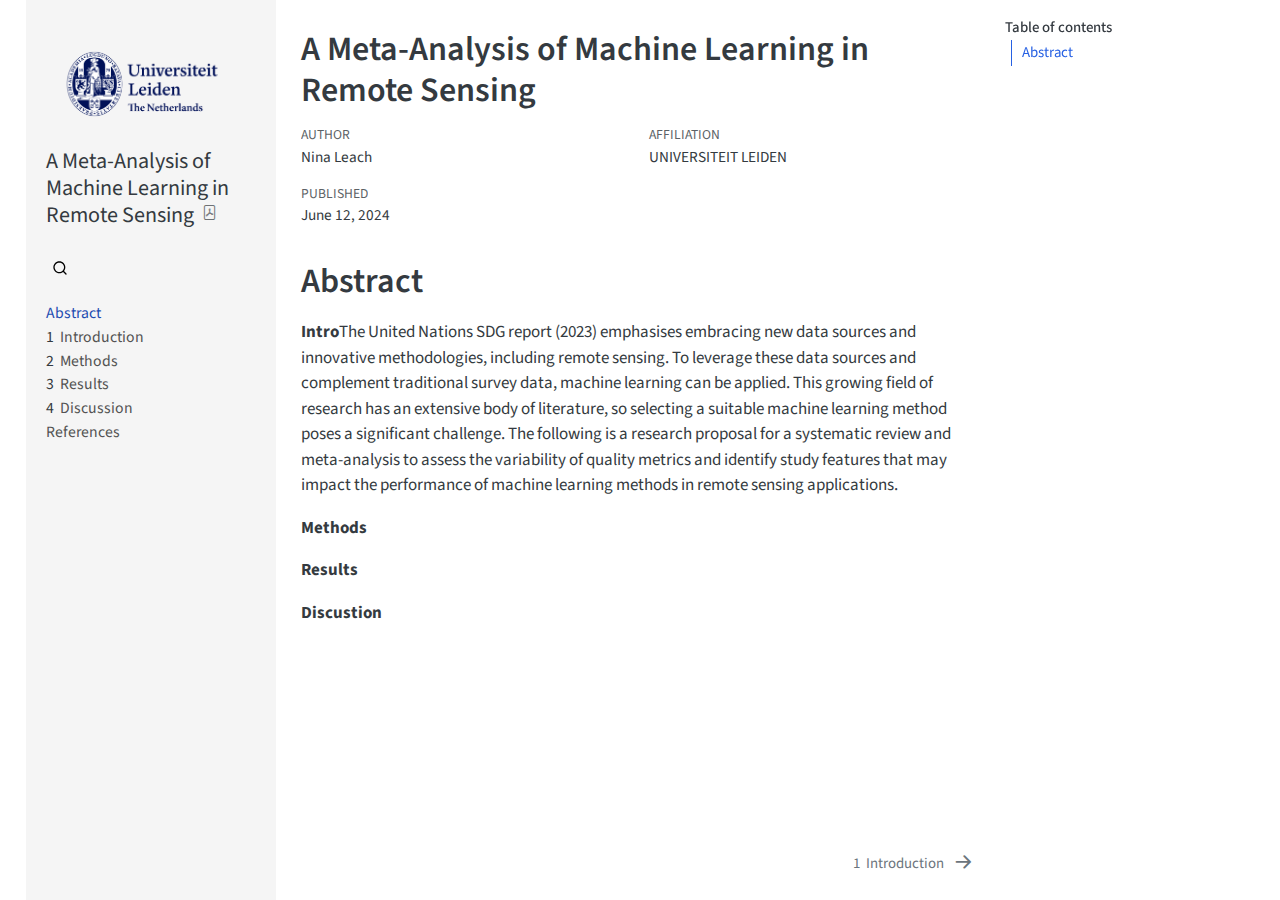
<file: docs/index.html>
<!DOCTYPE html>
<html xmlns="http://www.w3.org/1999/xhtml" lang="en" xml:lang="en"><head>

<meta charset="utf-8">
<meta name="generator" content="quarto-1.4.549">

<meta name="viewport" content="width=device-width, initial-scale=1.0, user-scalable=yes">

<meta name="author" content="Nina Leach">
<meta name="dcterms.date" content="2024-06-12">

<title>A Meta-Analysis of Machine Learning in Remote Sensing</title>
<style>
code{white-space: pre-wrap;}
span.smallcaps{font-variant: small-caps;}
div.columns{display: flex; gap: min(4vw, 1.5em);}
div.column{flex: auto; overflow-x: auto;}
div.hanging-indent{margin-left: 1.5em; text-indent: -1.5em;}
ul.task-list{list-style: none;}
ul.task-list li input[type="checkbox"] {
  width: 0.8em;
  margin: 0 0.8em 0.2em -1em; /* quarto-specific, see https://github.com/quarto-dev/quarto-cli/issues/4556 */ 
  vertical-align: middle;
}
</style>


<script src="site_libs/quarto-nav/quarto-nav.js"></script>
<script src="site_libs/quarto-nav/headroom.min.js"></script>
<script src="site_libs/clipboard/clipboard.min.js"></script>
<script src="site_libs/quarto-search/autocomplete.umd.js"></script>
<script src="site_libs/quarto-search/fuse.min.js"></script>
<script src="site_libs/quarto-search/quarto-search.js"></script>
<meta name="quarto:offset" content="./">
<link href="./writing/intro.html" rel="next">
<script src="site_libs/quarto-html/quarto.js"></script>
<script src="site_libs/quarto-html/popper.min.js"></script>
<script src="site_libs/quarto-html/tippy.umd.min.js"></script>
<script src="site_libs/quarto-html/anchor.min.js"></script>
<link href="site_libs/quarto-html/tippy.css" rel="stylesheet">
<link href="site_libs/quarto-html/quarto-syntax-highlighting.css" rel="stylesheet" id="quarto-text-highlighting-styles">
<script src="site_libs/bootstrap/bootstrap.min.js"></script>
<link href="site_libs/bootstrap/bootstrap-icons.css" rel="stylesheet">
<link href="site_libs/bootstrap/bootstrap.min.css" rel="stylesheet" id="quarto-bootstrap" data-mode="light">
<script id="quarto-search-options" type="application/json">{
  "location": "navbar",
  "copy-button": false,
  "collapse-after": 3,
  "panel-placement": "end",
  "type": "overlay",
  "limit": 50,
  "keyboard-shortcut": [
    "f",
    "/",
    "s"
  ],
  "language": {
    "search-no-results-text": "No results",
    "search-matching-documents-text": "matching documents",
    "search-copy-link-title": "Copy link to search",
    "search-hide-matches-text": "Hide additional matches",
    "search-more-match-text": "more match in this document",
    "search-more-matches-text": "more matches in this document",
    "search-clear-button-title": "Clear",
    "search-text-placeholder": "",
    "search-detached-cancel-button-title": "Cancel",
    "search-submit-button-title": "Submit",
    "search-label": "Search"
  }
}</script>


</head>

<body class="nav-sidebar floating">

<div id="quarto-search-results"></div>
  <header id="quarto-header" class="headroom fixed-top">
  <nav class="quarto-secondary-nav">
    <div class="container-fluid d-flex">
      <button type="button" class="quarto-btn-toggle btn" data-bs-toggle="collapse" data-bs-target=".quarto-sidebar-collapse-item" aria-controls="quarto-sidebar" aria-expanded="false" aria-label="Toggle sidebar navigation" onclick="if (window.quartoToggleHeadroom) { window.quartoToggleHeadroom(); }">
        <i class="bi bi-layout-text-sidebar-reverse"></i>
      </button>
        <nav class="quarto-page-breadcrumbs" aria-label="breadcrumb"><ol class="breadcrumb"><li class="breadcrumb-item"><a href="./index.html">Abstract</a></li></ol></nav>
        <a class="flex-grow-1" role="button" data-bs-toggle="collapse" data-bs-target=".quarto-sidebar-collapse-item" aria-controls="quarto-sidebar" aria-expanded="false" aria-label="Toggle sidebar navigation" onclick="if (window.quartoToggleHeadroom) { window.quartoToggleHeadroom(); }">      
        </a>
      <button type="button" class="btn quarto-search-button" aria-label="" onclick="window.quartoOpenSearch();">
        <i class="bi bi-search"></i>
      </button>
    </div>
  </nav>
</header>
<!-- content -->
<div id="quarto-content" class="quarto-container page-columns page-rows-contents page-layout-article">
<!-- sidebar -->
  <nav id="quarto-sidebar" class="sidebar collapse collapse-horizontal quarto-sidebar-collapse-item sidebar-navigation floating overflow-auto">
    <div class="pt-lg-2 mt-2 text-left sidebar-header sidebar-header-stacked">
      <a href="./index.html" class="sidebar-logo-link">
      <img src="./images/ul.logo.png" alt="" class="sidebar-logo py-0 d-lg-inline d-none">
      </a>
    <div class="sidebar-title mb-0 py-0">
      <a href="./">A Meta-Analysis of Machine Learning in Remote Sensing</a> 
        <div class="sidebar-tools-main">
    <a href="./leach.pdf" title="Download PDF" class="quarto-navigation-tool px-1" aria-label="Download PDF"><i class="bi bi-file-pdf"></i></a>
</div>
    </div>
      </div>
        <div class="mt-2 flex-shrink-0 align-items-center">
        <div class="sidebar-search">
        <div id="quarto-search" class="" title="Search"></div>
        </div>
        </div>
    <div class="sidebar-menu-container"> 
    <ul class="list-unstyled mt-1">
        <li class="sidebar-item">
  <div class="sidebar-item-container"> 
  <a href="./index.html" class="sidebar-item-text sidebar-link active">
 <span class="menu-text">Abstract</span></a>
  </div>
</li>
        <li class="sidebar-item">
  <div class="sidebar-item-container"> 
  <a href="./writing/intro.html" class="sidebar-item-text sidebar-link">
 <span class="menu-text"><span class="chapter-number">1</span>&nbsp; <span class="chapter-title">Introduction</span></span></a>
  </div>
</li>
        <li class="sidebar-item">
  <div class="sidebar-item-container"> 
  <a href="./methods.html" class="sidebar-item-text sidebar-link">
 <span class="menu-text"><span class="chapter-number">2</span>&nbsp; <span class="chapter-title">Methods</span></span></a>
  </div>
</li>
        <li class="sidebar-item">
  <div class="sidebar-item-container"> 
  <a href="./results.html" class="sidebar-item-text sidebar-link">
 <span class="menu-text"><span class="chapter-number">3</span>&nbsp; <span class="chapter-title">Results</span></span></a>
  </div>
</li>
        <li class="sidebar-item">
  <div class="sidebar-item-container"> 
  <a href="./writing/discussion.html" class="sidebar-item-text sidebar-link">
 <span class="menu-text"><span class="chapter-number">4</span>&nbsp; <span class="chapter-title">Discussion</span></span></a>
  </div>
</li>
        <li class="sidebar-item">
  <div class="sidebar-item-container"> 
  <a href="./references.html" class="sidebar-item-text sidebar-link">
 <span class="menu-text">References</span></a>
  </div>
</li>
    </ul>
    </div>
</nav>
<div id="quarto-sidebar-glass" class="quarto-sidebar-collapse-item" data-bs-toggle="collapse" data-bs-target=".quarto-sidebar-collapse-item"></div>
<!-- margin-sidebar -->
    <div id="quarto-margin-sidebar" class="sidebar margin-sidebar">
        <nav id="TOC" role="doc-toc" class="toc-active">
    <h2 id="toc-title">Table of contents</h2>
   
  <ul>
  <li><a href="#abstract" id="toc-abstract" class="nav-link active" data-scroll-target="#abstract">Abstract</a></li>
  </ul>
</nav>
    </div>
<!-- main -->
<main class="content" id="quarto-document-content">

<header id="title-block-header" class="quarto-title-block default">
<div class="quarto-title">
<h1 class="title">A Meta-Analysis of Machine Learning in Remote Sensing</h1>
</div>


<div class="quarto-title-meta-author">
  <div class="quarto-title-meta-heading">Author</div>
  <div class="quarto-title-meta-heading">Affiliation</div>
  
    <div class="quarto-title-meta-contents">
    <p class="author">Nina Leach </p>
  </div>
  <div class="quarto-title-meta-contents">
        <p class="affiliation">
            UNIVERSITEIT LEIDEN
          </p>
      </div>
  </div>

<div class="quarto-title-meta">

      
    <div>
    <div class="quarto-title-meta-heading">Published</div>
    <div class="quarto-title-meta-contents">
      <p class="date">June 12, 2024</p>
    </div>
  </div>
  
    
  </div>
  


</header>


<section id="abstract" class="level1 unnumbered">
<h1 class="unnumbered">Abstract</h1>
<p><strong>Intro</strong>The United Nations SDG report (2023) emphasises embracing new data sources and innovative methodologies, including remote sensing. To leverage these data sources and complement traditional survey data, machine learning can be applied. This growing field of research has an extensive body of literature, so selecting a suitable machine learning method poses a significant challenge. The following is a research proposal for a systematic review and meta-analysis to assess the variability of quality metrics and identify study features that may impact the performance of machine learning methods in remote sensing applications.</p>
<p><strong>Methods</strong></p>
<p><strong>Results</strong></p>
<p><strong>Discustion</strong></p>


</section>

</main> <!-- /main -->
<script id="quarto-html-after-body" type="application/javascript">
window.document.addEventListener("DOMContentLoaded", function (event) {
  const toggleBodyColorMode = (bsSheetEl) => {
    const mode = bsSheetEl.getAttribute("data-mode");
    const bodyEl = window.document.querySelector("body");
    if (mode === "dark") {
      bodyEl.classList.add("quarto-dark");
      bodyEl.classList.remove("quarto-light");
    } else {
      bodyEl.classList.add("quarto-light");
      bodyEl.classList.remove("quarto-dark");
    }
  }
  const toggleBodyColorPrimary = () => {
    const bsSheetEl = window.document.querySelector("link#quarto-bootstrap");
    if (bsSheetEl) {
      toggleBodyColorMode(bsSheetEl);
    }
  }
  toggleBodyColorPrimary();  
  const icon = "";
  const anchorJS = new window.AnchorJS();
  anchorJS.options = {
    placement: 'right',
    icon: icon
  };
  anchorJS.add('.anchored');
  const isCodeAnnotation = (el) => {
    for (const clz of el.classList) {
      if (clz.startsWith('code-annotation-')) {                     
        return true;
      }
    }
    return false;
  }
  const clipboard = new window.ClipboardJS('.code-copy-button', {
    text: function(trigger) {
      const codeEl = trigger.previousElementSibling.cloneNode(true);
      for (const childEl of codeEl.children) {
        if (isCodeAnnotation(childEl)) {
          childEl.remove();
        }
      }
      return codeEl.innerText;
    }
  });
  clipboard.on('success', function(e) {
    // button target
    const button = e.trigger;
    // don't keep focus
    button.blur();
    // flash "checked"
    button.classList.add('code-copy-button-checked');
    var currentTitle = button.getAttribute("title");
    button.setAttribute("title", "Copied!");
    let tooltip;
    if (window.bootstrap) {
      button.setAttribute("data-bs-toggle", "tooltip");
      button.setAttribute("data-bs-placement", "left");
      button.setAttribute("data-bs-title", "Copied!");
      tooltip = new bootstrap.Tooltip(button, 
        { trigger: "manual", 
          customClass: "code-copy-button-tooltip",
          offset: [0, -8]});
      tooltip.show();    
    }
    setTimeout(function() {
      if (tooltip) {
        tooltip.hide();
        button.removeAttribute("data-bs-title");
        button.removeAttribute("data-bs-toggle");
        button.removeAttribute("data-bs-placement");
      }
      button.setAttribute("title", currentTitle);
      button.classList.remove('code-copy-button-checked');
    }, 1000);
    // clear code selection
    e.clearSelection();
  });
  function tippyHover(el, contentFn, onTriggerFn, onUntriggerFn) {
    const config = {
      allowHTML: true,
      maxWidth: 500,
      delay: 100,
      arrow: false,
      appendTo: function(el) {
          return el.parentElement;
      },
      interactive: true,
      interactiveBorder: 10,
      theme: 'quarto',
      placement: 'bottom-start',
    };
    if (contentFn) {
      config.content = contentFn;
    }
    if (onTriggerFn) {
      config.onTrigger = onTriggerFn;
    }
    if (onUntriggerFn) {
      config.onUntrigger = onUntriggerFn;
    }
    window.tippy(el, config); 
  }
  const noterefs = window.document.querySelectorAll('a[role="doc-noteref"]');
  for (var i=0; i<noterefs.length; i++) {
    const ref = noterefs[i];
    tippyHover(ref, function() {
      // use id or data attribute instead here
      let href = ref.getAttribute('data-footnote-href') || ref.getAttribute('href');
      try { href = new URL(href).hash; } catch {}
      const id = href.replace(/^#\/?/, "");
      const note = window.document.getElementById(id);
      return note.innerHTML;
    });
  }
  const xrefs = window.document.querySelectorAll('a.quarto-xref');
  const processXRef = (id, note) => {
    // Strip column container classes
    const stripColumnClz = (el) => {
      el.classList.remove("page-full", "page-columns");
      if (el.children) {
        for (const child of el.children) {
          stripColumnClz(child);
        }
      }
    }
    stripColumnClz(note)
    if (id === null || id.startsWith('sec-')) {
      // Special case sections, only their first couple elements
      const container = document.createElement("div");
      if (note.children && note.children.length > 2) {
        container.appendChild(note.children[0].cloneNode(true));
        for (let i = 1; i < note.children.length; i++) {
          const child = note.children[i];
          if (child.tagName === "P" && child.innerText === "") {
            continue;
          } else {
            container.appendChild(child.cloneNode(true));
            break;
          }
        }
        if (window.Quarto?.typesetMath) {
          window.Quarto.typesetMath(container);
        }
        return container.innerHTML
      } else {
        if (window.Quarto?.typesetMath) {
          window.Quarto.typesetMath(note);
        }
        return note.innerHTML;
      }
    } else {
      // Remove any anchor links if they are present
      const anchorLink = note.querySelector('a.anchorjs-link');
      if (anchorLink) {
        anchorLink.remove();
      }
      if (window.Quarto?.typesetMath) {
        window.Quarto.typesetMath(note);
      }
      // TODO in 1.5, we should make sure this works without a callout special case
      if (note.classList.contains("callout")) {
        return note.outerHTML;
      } else {
        return note.innerHTML;
      }
    }
  }
  for (var i=0; i<xrefs.length; i++) {
    const xref = xrefs[i];
    tippyHover(xref, undefined, function(instance) {
      instance.disable();
      let url = xref.getAttribute('href');
      let hash = undefined; 
      if (url.startsWith('#')) {
        hash = url;
      } else {
        try { hash = new URL(url).hash; } catch {}
      }
      if (hash) {
        const id = hash.replace(/^#\/?/, "");
        const note = window.document.getElementById(id);
        if (note !== null) {
          try {
            const html = processXRef(id, note.cloneNode(true));
            instance.setContent(html);
          } finally {
            instance.enable();
            instance.show();
          }
        } else {
          // See if we can fetch this
          fetch(url.split('#')[0])
          .then(res => res.text())
          .then(html => {
            const parser = new DOMParser();
            const htmlDoc = parser.parseFromString(html, "text/html");
            const note = htmlDoc.getElementById(id);
            if (note !== null) {
              const html = processXRef(id, note);
              instance.setContent(html);
            } 
          }).finally(() => {
            instance.enable();
            instance.show();
          });
        }
      } else {
        // See if we can fetch a full url (with no hash to target)
        // This is a special case and we should probably do some content thinning / targeting
        fetch(url)
        .then(res => res.text())
        .then(html => {
          const parser = new DOMParser();
          const htmlDoc = parser.parseFromString(html, "text/html");
          const note = htmlDoc.querySelector('main.content');
          if (note !== null) {
            // This should only happen for chapter cross references
            // (since there is no id in the URL)
            // remove the first header
            if (note.children.length > 0 && note.children[0].tagName === "HEADER") {
              note.children[0].remove();
            }
            const html = processXRef(null, note);
            instance.setContent(html);
          } 
        }).finally(() => {
          instance.enable();
          instance.show();
        });
      }
    }, function(instance) {
    });
  }
      let selectedAnnoteEl;
      const selectorForAnnotation = ( cell, annotation) => {
        let cellAttr = 'data-code-cell="' + cell + '"';
        let lineAttr = 'data-code-annotation="' +  annotation + '"';
        const selector = 'span[' + cellAttr + '][' + lineAttr + ']';
        return selector;
      }
      const selectCodeLines = (annoteEl) => {
        const doc = window.document;
        const targetCell = annoteEl.getAttribute("data-target-cell");
        const targetAnnotation = annoteEl.getAttribute("data-target-annotation");
        const annoteSpan = window.document.querySelector(selectorForAnnotation(targetCell, targetAnnotation));
        const lines = annoteSpan.getAttribute("data-code-lines").split(",");
        const lineIds = lines.map((line) => {
          return targetCell + "-" + line;
        })
        let top = null;
        let height = null;
        let parent = null;
        if (lineIds.length > 0) {
            //compute the position of the single el (top and bottom and make a div)
            const el = window.document.getElementById(lineIds[0]);
            top = el.offsetTop;
            height = el.offsetHeight;
            parent = el.parentElement.parentElement;
          if (lineIds.length > 1) {
            const lastEl = window.document.getElementById(lineIds[lineIds.length - 1]);
            const bottom = lastEl.offsetTop + lastEl.offsetHeight;
            height = bottom - top;
          }
          if (top !== null && height !== null && parent !== null) {
            // cook up a div (if necessary) and position it 
            let div = window.document.getElementById("code-annotation-line-highlight");
            if (div === null) {
              div = window.document.createElement("div");
              div.setAttribute("id", "code-annotation-line-highlight");
              div.style.position = 'absolute';
              parent.appendChild(div);
            }
            div.style.top = top - 2 + "px";
            div.style.height = height + 4 + "px";
            div.style.left = 0;
            let gutterDiv = window.document.getElementById("code-annotation-line-highlight-gutter");
            if (gutterDiv === null) {
              gutterDiv = window.document.createElement("div");
              gutterDiv.setAttribute("id", "code-annotation-line-highlight-gutter");
              gutterDiv.style.position = 'absolute';
              const codeCell = window.document.getElementById(targetCell);
              const gutter = codeCell.querySelector('.code-annotation-gutter');
              gutter.appendChild(gutterDiv);
            }
            gutterDiv.style.top = top - 2 + "px";
            gutterDiv.style.height = height + 4 + "px";
          }
          selectedAnnoteEl = annoteEl;
        }
      };
      const unselectCodeLines = () => {
        const elementsIds = ["code-annotation-line-highlight", "code-annotation-line-highlight-gutter"];
        elementsIds.forEach((elId) => {
          const div = window.document.getElementById(elId);
          if (div) {
            div.remove();
          }
        });
        selectedAnnoteEl = undefined;
      };
        // Handle positioning of the toggle
    window.addEventListener(
      "resize",
      throttle(() => {
        elRect = undefined;
        if (selectedAnnoteEl) {
          selectCodeLines(selectedAnnoteEl);
        }
      }, 10)
    );
    function throttle(fn, ms) {
    let throttle = false;
    let timer;
      return (...args) => {
        if(!throttle) { // first call gets through
            fn.apply(this, args);
            throttle = true;
        } else { // all the others get throttled
            if(timer) clearTimeout(timer); // cancel #2
            timer = setTimeout(() => {
              fn.apply(this, args);
              timer = throttle = false;
            }, ms);
        }
      };
    }
      // Attach click handler to the DT
      const annoteDls = window.document.querySelectorAll('dt[data-target-cell]');
      for (const annoteDlNode of annoteDls) {
        annoteDlNode.addEventListener('click', (event) => {
          const clickedEl = event.target;
          if (clickedEl !== selectedAnnoteEl) {
            unselectCodeLines();
            const activeEl = window.document.querySelector('dt[data-target-cell].code-annotation-active');
            if (activeEl) {
              activeEl.classList.remove('code-annotation-active');
            }
            selectCodeLines(clickedEl);
            clickedEl.classList.add('code-annotation-active');
          } else {
            // Unselect the line
            unselectCodeLines();
            clickedEl.classList.remove('code-annotation-active');
          }
        });
      }
  const findCites = (el) => {
    const parentEl = el.parentElement;
    if (parentEl) {
      const cites = parentEl.dataset.cites;
      if (cites) {
        return {
          el,
          cites: cites.split(' ')
        };
      } else {
        return findCites(el.parentElement)
      }
    } else {
      return undefined;
    }
  };
  var bibliorefs = window.document.querySelectorAll('a[role="doc-biblioref"]');
  for (var i=0; i<bibliorefs.length; i++) {
    const ref = bibliorefs[i];
    const citeInfo = findCites(ref);
    if (citeInfo) {
      tippyHover(citeInfo.el, function() {
        var popup = window.document.createElement('div');
        citeInfo.cites.forEach(function(cite) {
          var citeDiv = window.document.createElement('div');
          citeDiv.classList.add('hanging-indent');
          citeDiv.classList.add('csl-entry');
          var biblioDiv = window.document.getElementById('ref-' + cite);
          if (biblioDiv) {
            citeDiv.innerHTML = biblioDiv.innerHTML;
          }
          popup.appendChild(citeDiv);
        });
        return popup.innerHTML;
      });
    }
  }
});
</script>
<nav class="page-navigation">
  <div class="nav-page nav-page-previous">
  </div>
  <div class="nav-page nav-page-next">
      <a href="./writing/intro.html" class="pagination-link" aria-label="<span class='chapter-number'>1</span>&nbsp; <span class='chapter-title'>Introduction</span>">
        <span class="nav-page-text"><span class="chapter-number">1</span>&nbsp; <span class="chapter-title">Introduction</span></span> <i class="bi bi-arrow-right-short"></i>
      </a>
  </div>
</nav>
</div> <!-- /content -->




</body></html>
</file>
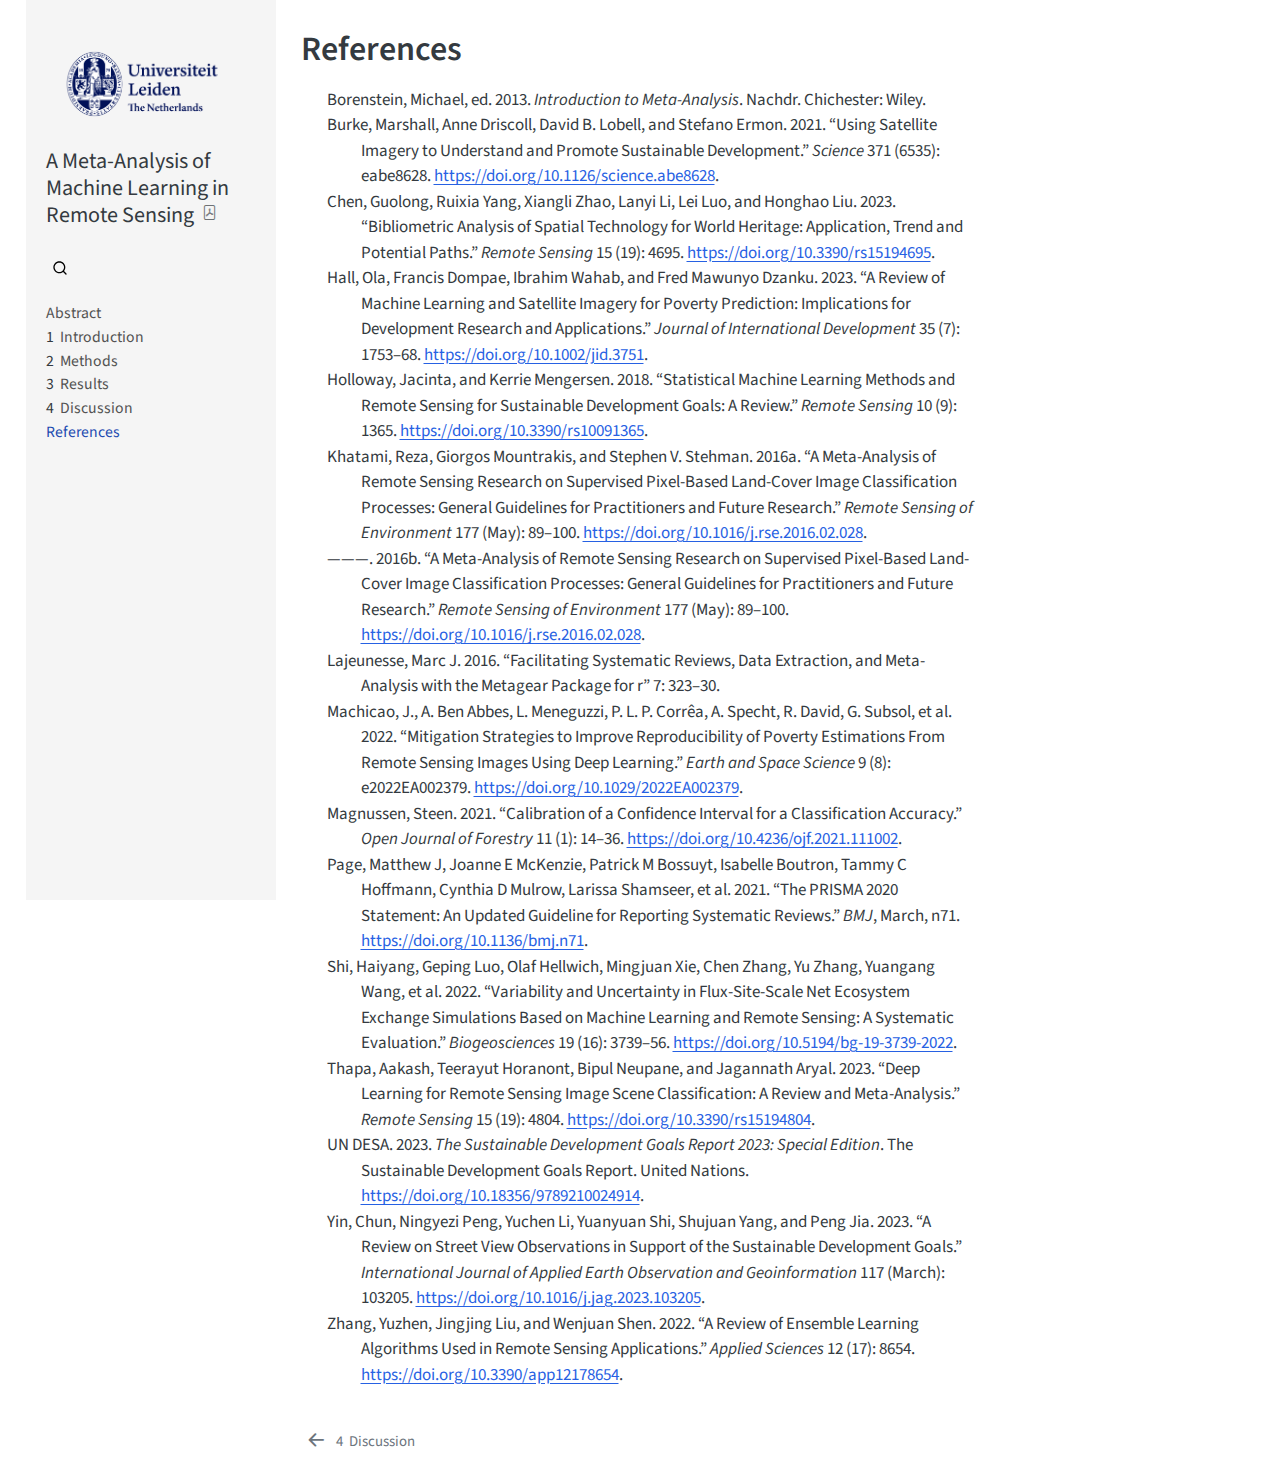
<file: docs/references.html>
<!DOCTYPE html>
<html xmlns="http://www.w3.org/1999/xhtml" lang="en" xml:lang="en"><head>

<meta charset="utf-8">
<meta name="generator" content="quarto-1.4.549">

<meta name="viewport" content="width=device-width, initial-scale=1.0, user-scalable=yes">


<title>A Meta-Analysis of Machine Learning in Remote Sensing - References</title>
<style>
code{white-space: pre-wrap;}
span.smallcaps{font-variant: small-caps;}
div.columns{display: flex; gap: min(4vw, 1.5em);}
div.column{flex: auto; overflow-x: auto;}
div.hanging-indent{margin-left: 1.5em; text-indent: -1.5em;}
ul.task-list{list-style: none;}
ul.task-list li input[type="checkbox"] {
  width: 0.8em;
  margin: 0 0.8em 0.2em -1em; /* quarto-specific, see https://github.com/quarto-dev/quarto-cli/issues/4556 */ 
  vertical-align: middle;
}
/* CSS for citations */
div.csl-bib-body { }
div.csl-entry {
  clear: both;
}
.hanging-indent div.csl-entry {
  margin-left:2em;
  text-indent:-2em;
}
div.csl-left-margin {
  min-width:2em;
  float:left;
}
div.csl-right-inline {
  margin-left:2em;
  padding-left:1em;
}
div.csl-indent {
  margin-left: 2em;
}</style>


<script src="site_libs/quarto-nav/quarto-nav.js"></script>
<script src="site_libs/quarto-nav/headroom.min.js"></script>
<script src="site_libs/clipboard/clipboard.min.js"></script>
<script src="site_libs/quarto-search/autocomplete.umd.js"></script>
<script src="site_libs/quarto-search/fuse.min.js"></script>
<script src="site_libs/quarto-search/quarto-search.js"></script>
<meta name="quarto:offset" content="./">
<link href="./writing/discussion.html" rel="prev">
<script src="site_libs/quarto-html/quarto.js"></script>
<script src="site_libs/quarto-html/popper.min.js"></script>
<script src="site_libs/quarto-html/tippy.umd.min.js"></script>
<script src="site_libs/quarto-html/anchor.min.js"></script>
<link href="site_libs/quarto-html/tippy.css" rel="stylesheet">
<link href="site_libs/quarto-html/quarto-syntax-highlighting.css" rel="stylesheet" id="quarto-text-highlighting-styles">
<script src="site_libs/bootstrap/bootstrap.min.js"></script>
<link href="site_libs/bootstrap/bootstrap-icons.css" rel="stylesheet">
<link href="site_libs/bootstrap/bootstrap.min.css" rel="stylesheet" id="quarto-bootstrap" data-mode="light">
<script id="quarto-search-options" type="application/json">{
  "location": "navbar",
  "copy-button": false,
  "collapse-after": 3,
  "panel-placement": "end",
  "type": "overlay",
  "limit": 50,
  "keyboard-shortcut": [
    "f",
    "/",
    "s"
  ],
  "language": {
    "search-no-results-text": "No results",
    "search-matching-documents-text": "matching documents",
    "search-copy-link-title": "Copy link to search",
    "search-hide-matches-text": "Hide additional matches",
    "search-more-match-text": "more match in this document",
    "search-more-matches-text": "more matches in this document",
    "search-clear-button-title": "Clear",
    "search-text-placeholder": "",
    "search-detached-cancel-button-title": "Cancel",
    "search-submit-button-title": "Submit",
    "search-label": "Search"
  }
}</script>


</head>

<body class="nav-sidebar floating">

<div id="quarto-search-results"></div>
  <header id="quarto-header" class="headroom fixed-top">
  <nav class="quarto-secondary-nav">
    <div class="container-fluid d-flex">
      <button type="button" class="quarto-btn-toggle btn" data-bs-toggle="collapse" data-bs-target=".quarto-sidebar-collapse-item" aria-controls="quarto-sidebar" aria-expanded="false" aria-label="Toggle sidebar navigation" onclick="if (window.quartoToggleHeadroom) { window.quartoToggleHeadroom(); }">
        <i class="bi bi-layout-text-sidebar-reverse"></i>
      </button>
        <nav class="quarto-page-breadcrumbs" aria-label="breadcrumb"><ol class="breadcrumb"><li class="breadcrumb-item"><a href="./references.html">References</a></li></ol></nav>
        <a class="flex-grow-1" role="button" data-bs-toggle="collapse" data-bs-target=".quarto-sidebar-collapse-item" aria-controls="quarto-sidebar" aria-expanded="false" aria-label="Toggle sidebar navigation" onclick="if (window.quartoToggleHeadroom) { window.quartoToggleHeadroom(); }">      
        </a>
      <button type="button" class="btn quarto-search-button" aria-label="" onclick="window.quartoOpenSearch();">
        <i class="bi bi-search"></i>
      </button>
    </div>
  </nav>
</header>
<!-- content -->
<div id="quarto-content" class="quarto-container page-columns page-rows-contents page-layout-article">
<!-- sidebar -->
  <nav id="quarto-sidebar" class="sidebar collapse collapse-horizontal quarto-sidebar-collapse-item sidebar-navigation floating overflow-auto">
    <div class="pt-lg-2 mt-2 text-left sidebar-header sidebar-header-stacked">
      <a href="./index.html" class="sidebar-logo-link">
      <img src="./images/ul.logo.png" alt="" class="sidebar-logo py-0 d-lg-inline d-none">
      </a>
    <div class="sidebar-title mb-0 py-0">
      <a href="./">A Meta-Analysis of Machine Learning in Remote Sensing</a> 
        <div class="sidebar-tools-main">
    <a href="./leach.pdf" title="Download PDF" class="quarto-navigation-tool px-1" aria-label="Download PDF"><i class="bi bi-file-pdf"></i></a>
</div>
    </div>
      </div>
        <div class="mt-2 flex-shrink-0 align-items-center">
        <div class="sidebar-search">
        <div id="quarto-search" class="" title="Search"></div>
        </div>
        </div>
    <div class="sidebar-menu-container"> 
    <ul class="list-unstyled mt-1">
        <li class="sidebar-item">
  <div class="sidebar-item-container"> 
  <a href="./index.html" class="sidebar-item-text sidebar-link">
 <span class="menu-text">Abstract</span></a>
  </div>
</li>
        <li class="sidebar-item">
  <div class="sidebar-item-container"> 
  <a href="./writing/intro.html" class="sidebar-item-text sidebar-link">
 <span class="menu-text"><span class="chapter-number">1</span>&nbsp; <span class="chapter-title">Introduction</span></span></a>
  </div>
</li>
        <li class="sidebar-item">
  <div class="sidebar-item-container"> 
  <a href="./methods.html" class="sidebar-item-text sidebar-link">
 <span class="menu-text"><span class="chapter-number">2</span>&nbsp; <span class="chapter-title">Methods</span></span></a>
  </div>
</li>
        <li class="sidebar-item">
  <div class="sidebar-item-container"> 
  <a href="./results.html" class="sidebar-item-text sidebar-link">
 <span class="menu-text"><span class="chapter-number">3</span>&nbsp; <span class="chapter-title">Results</span></span></a>
  </div>
</li>
        <li class="sidebar-item">
  <div class="sidebar-item-container"> 
  <a href="./writing/discussion.html" class="sidebar-item-text sidebar-link">
 <span class="menu-text"><span class="chapter-number">4</span>&nbsp; <span class="chapter-title">Discussion</span></span></a>
  </div>
</li>
        <li class="sidebar-item">
  <div class="sidebar-item-container"> 
  <a href="./references.html" class="sidebar-item-text sidebar-link active">
 <span class="menu-text">References</span></a>
  </div>
</li>
    </ul>
    </div>
</nav>
<div id="quarto-sidebar-glass" class="quarto-sidebar-collapse-item" data-bs-toggle="collapse" data-bs-target=".quarto-sidebar-collapse-item"></div>
<!-- margin-sidebar -->
    <div id="quarto-margin-sidebar" class="sidebar margin-sidebar">
        
    </div>
<!-- main -->
<main class="content" id="quarto-document-content">

<header id="title-block-header" class="quarto-title-block default">
<div class="quarto-title">
<h1 class="title">References</h1>
</div>



<div class="quarto-title-meta">

    
  
    
  </div>
  


</header>


<div id="refs" class="references csl-bib-body hanging-indent" data-entry-spacing="0" role="list">
<div id="ref-borenstein_introduction_2013" class="csl-entry" role="listitem">
Borenstein, Michael, ed. 2013. <em>Introduction to Meta-Analysis</em>.
Nachdr. Chichester: Wiley.
</div>
<div id="ref-burke2021" class="csl-entry" role="listitem">
Burke, Marshall, Anne Driscoll, David B. Lobell, and Stefano Ermon.
2021. <span>“Using Satellite Imagery to Understand and Promote
Sustainable Development.”</span> <em>Science</em> 371 (6535): eabe8628.
<a href="https://doi.org/10.1126/science.abe8628">https://doi.org/10.1126/science.abe8628</a>.
</div>
<div id="ref-chen_bibliometric_2023" class="csl-entry" role="listitem">
Chen, Guolong, Ruixia Yang, Xiangli Zhao, Lanyi Li, Lei Luo, and Honghao
Liu. 2023. <span>“Bibliometric <span>Analysis</span> of
<span>Spatial</span> <span>Technology</span> for <span>World</span>
<span>Heritage</span>: <span>Application</span>, <span>Trend</span> and
<span>Potential</span> <span>Paths</span>.”</span> <em>Remote
Sensing</em> 15 (19): 4695. <a href="https://doi.org/10.3390/rs15194695">https://doi.org/10.3390/rs15194695</a>.
</div>
<div id="ref-hall2023a" class="csl-entry" role="listitem">
Hall, Ola, Francis Dompae, Ibrahim Wahab, and Fred Mawunyo Dzanku. 2023.
<span>“A Review of Machine Learning and Satellite Imagery for Poverty
Prediction: Implications for Development Research and
Applications.”</span> <em>Journal of International Development</em> 35
(7): 1753–68. <a href="https://doi.org/10.1002/jid.3751">https://doi.org/10.1002/jid.3751</a>.
</div>
<div id="ref-holloway_statistical_2018" class="csl-entry" role="listitem">
Holloway, Jacinta, and Kerrie Mengersen. 2018. <span>“Statistical
<span>Machine</span> <span>Learning</span> <span>Methods</span> and
<span>Remote</span> <span>Sensing</span> for <span>Sustainable</span>
<span>Development</span> <span>Goals</span>: <span>A</span>
<span>Review</span>.”</span> <em>Remote Sensing</em> 10 (9): 1365. <a href="https://doi.org/10.3390/rs10091365">https://doi.org/10.3390/rs10091365</a>.
</div>
<div id="ref-khatami_meta-analysis_2016" class="csl-entry" role="listitem">
Khatami, Reza, Giorgos Mountrakis, and Stephen V. Stehman. 2016a.
<span>“A Meta-Analysis of Remote Sensing Research on Supervised
Pixel-Based Land-Cover Image Classification Processes:
<span>General</span> Guidelines for Practitioners and Future
Research.”</span> <em>Remote Sensing of Environment</em> 177 (May):
89–100. <a href="https://doi.org/10.1016/j.rse.2016.02.028">https://doi.org/10.1016/j.rse.2016.02.028</a>.
</div>
<div id="ref-khatami2016" class="csl-entry" role="listitem">
———. 2016b. <span>“A Meta-Analysis of Remote Sensing Research on
Supervised Pixel-Based Land-Cover Image Classification Processes:
General Guidelines for Practitioners and Future Research.”</span>
<em>Remote Sensing of Environment</em> 177 (May): 89–100. <a href="https://doi.org/10.1016/j.rse.2016.02.028">https://doi.org/10.1016/j.rse.2016.02.028</a>.
</div>
<div id="ref-metagear-2" class="csl-entry" role="listitem">
Lajeunesse, Marc J. 2016. <span>“Facilitating Systematic Reviews, Data
Extraction, and Meta-Analysis with the Metagear Package for r”</span> 7:
323–30.
</div>
<div id="ref-machicao_mitigation_2022" class="csl-entry" role="listitem">
Machicao, J., A. Ben Abbes, L. Meneguzzi, P. L. P. Corrêa, A. Specht, R.
David, G. Subsol, et al. 2022. <span>“Mitigation <span>Strategies</span>
to <span>Improve</span> <span>Reproducibility</span> of
<span>Poverty</span> <span>Estimations</span> <span>From</span>
<span>Remote</span> <span>Sensing</span> <span>Images</span>
<span>Using</span> <span>Deep</span> <span>Learning</span>.”</span>
<em>Earth and Space Science</em> 9 (8): e2022EA002379. <a href="https://doi.org/10.1029/2022EA002379">https://doi.org/10.1029/2022EA002379</a>.
</div>
<div id="ref-magnussen2021" class="csl-entry" role="listitem">
Magnussen, Steen. 2021. <span>“Calibration of a Confidence Interval for
a Classification Accuracy.”</span> <em>Open Journal of Forestry</em> 11
(1): 14–36. <a href="https://doi.org/10.4236/ojf.2021.111002">https://doi.org/10.4236/ojf.2021.111002</a>.
</div>
<div id="ref-page2021" class="csl-entry" role="listitem">
Page, Matthew J, Joanne E McKenzie, Patrick M Bossuyt, Isabelle Boutron,
Tammy C Hoffmann, Cynthia D Mulrow, Larissa Shamseer, et al. 2021.
<span>“The PRISMA 2020 Statement: An Updated Guideline for Reporting
Systematic Reviews.”</span> <em>BMJ</em>, March, n71. <a href="https://doi.org/10.1136/bmj.n71">https://doi.org/10.1136/bmj.n71</a>.
</div>
<div id="ref-shi2022" class="csl-entry" role="listitem">
Shi, Haiyang, Geping Luo, Olaf Hellwich, Mingjuan Xie, Chen Zhang, Yu
Zhang, Yuangang Wang, et al. 2022. <span>“Variability and Uncertainty in
Flux-Site-Scale Net Ecosystem Exchange Simulations Based on Machine
Learning and Remote Sensing: A Systematic Evaluation.”</span>
<em>Biogeosciences</em> 19 (16): 3739–56. <a href="https://doi.org/10.5194/bg-19-3739-2022">https://doi.org/10.5194/bg-19-3739-2022</a>.
</div>
<div id="ref-thapa_deep_2023" class="csl-entry" role="listitem">
Thapa, Aakash, Teerayut Horanont, Bipul Neupane, and Jagannath Aryal.
2023. <span>“Deep <span>Learning</span> for <span>Remote</span>
<span>Sensing</span> <span>Image</span> <span>Scene</span>
<span>Classification</span>: <span>A</span> <span>Review</span> and
<span>Meta</span>-<span>Analysis</span>.”</span> <em>Remote Sensing</em>
15 (19): 4804. <a href="https://doi.org/10.3390/rs15194804">https://doi.org/10.3390/rs15194804</a>.
</div>
<div id="ref-un_desa_sustainable_2023" class="csl-entry" role="listitem">
UN DESA. 2023. <em>The <span>Sustainable</span> <span>Development</span>
<span>Goals</span> <span>Report</span> 2023: <span>Special</span>
<span>Edition</span></em>. The <span>Sustainable</span>
<span>Development</span> <span>Goals</span> <span>Report</span>. United
Nations. <a href="https://doi.org/10.18356/9789210024914">https://doi.org/10.18356/9789210024914</a>.
</div>
<div id="ref-yin_review_2023" class="csl-entry" role="listitem">
Yin, Chun, Ningyezi Peng, Yuchen Li, Yuanyuan Shi, Shujuan Yang, and
Peng Jia. 2023. <span>“A Review on Street View Observations in Support
of the Sustainable Development Goals.”</span> <em>International Journal
of Applied Earth Observation and Geoinformation</em> 117 (March):
103205. <a href="https://doi.org/10.1016/j.jag.2023.103205">https://doi.org/10.1016/j.jag.2023.103205</a>.
</div>
<div id="ref-zhang_review_2022" class="csl-entry" role="listitem">
Zhang, Yuzhen, Jingjing Liu, and Wenjuan Shen. 2022. <span>“A
<span>Review</span> of <span>Ensemble</span> <span>Learning</span>
<span>Algorithms</span> <span>Used</span> in <span>Remote</span>
<span>Sensing</span> <span>Applications</span>.”</span> <em>Applied
Sciences</em> 12 (17): 8654. <a href="https://doi.org/10.3390/app12178654">https://doi.org/10.3390/app12178654</a>.
</div>
</div>



</main> <!-- /main -->
<script id="quarto-html-after-body" type="application/javascript">
window.document.addEventListener("DOMContentLoaded", function (event) {
  const toggleBodyColorMode = (bsSheetEl) => {
    const mode = bsSheetEl.getAttribute("data-mode");
    const bodyEl = window.document.querySelector("body");
    if (mode === "dark") {
      bodyEl.classList.add("quarto-dark");
      bodyEl.classList.remove("quarto-light");
    } else {
      bodyEl.classList.add("quarto-light");
      bodyEl.classList.remove("quarto-dark");
    }
  }
  const toggleBodyColorPrimary = () => {
    const bsSheetEl = window.document.querySelector("link#quarto-bootstrap");
    if (bsSheetEl) {
      toggleBodyColorMode(bsSheetEl);
    }
  }
  toggleBodyColorPrimary();  
  const icon = "";
  const anchorJS = new window.AnchorJS();
  anchorJS.options = {
    placement: 'right',
    icon: icon
  };
  anchorJS.add('.anchored');
  const isCodeAnnotation = (el) => {
    for (const clz of el.classList) {
      if (clz.startsWith('code-annotation-')) {                     
        return true;
      }
    }
    return false;
  }
  const clipboard = new window.ClipboardJS('.code-copy-button', {
    text: function(trigger) {
      const codeEl = trigger.previousElementSibling.cloneNode(true);
      for (const childEl of codeEl.children) {
        if (isCodeAnnotation(childEl)) {
          childEl.remove();
        }
      }
      return codeEl.innerText;
    }
  });
  clipboard.on('success', function(e) {
    // button target
    const button = e.trigger;
    // don't keep focus
    button.blur();
    // flash "checked"
    button.classList.add('code-copy-button-checked');
    var currentTitle = button.getAttribute("title");
    button.setAttribute("title", "Copied!");
    let tooltip;
    if (window.bootstrap) {
      button.setAttribute("data-bs-toggle", "tooltip");
      button.setAttribute("data-bs-placement", "left");
      button.setAttribute("data-bs-title", "Copied!");
      tooltip = new bootstrap.Tooltip(button, 
        { trigger: "manual", 
          customClass: "code-copy-button-tooltip",
          offset: [0, -8]});
      tooltip.show();    
    }
    setTimeout(function() {
      if (tooltip) {
        tooltip.hide();
        button.removeAttribute("data-bs-title");
        button.removeAttribute("data-bs-toggle");
        button.removeAttribute("data-bs-placement");
      }
      button.setAttribute("title", currentTitle);
      button.classList.remove('code-copy-button-checked');
    }, 1000);
    // clear code selection
    e.clearSelection();
  });
  function tippyHover(el, contentFn, onTriggerFn, onUntriggerFn) {
    const config = {
      allowHTML: true,
      maxWidth: 500,
      delay: 100,
      arrow: false,
      appendTo: function(el) {
          return el.parentElement;
      },
      interactive: true,
      interactiveBorder: 10,
      theme: 'quarto',
      placement: 'bottom-start',
    };
    if (contentFn) {
      config.content = contentFn;
    }
    if (onTriggerFn) {
      config.onTrigger = onTriggerFn;
    }
    if (onUntriggerFn) {
      config.onUntrigger = onUntriggerFn;
    }
    window.tippy(el, config); 
  }
  const noterefs = window.document.querySelectorAll('a[role="doc-noteref"]');
  for (var i=0; i<noterefs.length; i++) {
    const ref = noterefs[i];
    tippyHover(ref, function() {
      // use id or data attribute instead here
      let href = ref.getAttribute('data-footnote-href') || ref.getAttribute('href');
      try { href = new URL(href).hash; } catch {}
      const id = href.replace(/^#\/?/, "");
      const note = window.document.getElementById(id);
      return note.innerHTML;
    });
  }
  const xrefs = window.document.querySelectorAll('a.quarto-xref');
  const processXRef = (id, note) => {
    // Strip column container classes
    const stripColumnClz = (el) => {
      el.classList.remove("page-full", "page-columns");
      if (el.children) {
        for (const child of el.children) {
          stripColumnClz(child);
        }
      }
    }
    stripColumnClz(note)
    if (id === null || id.startsWith('sec-')) {
      // Special case sections, only their first couple elements
      const container = document.createElement("div");
      if (note.children && note.children.length > 2) {
        container.appendChild(note.children[0].cloneNode(true));
        for (let i = 1; i < note.children.length; i++) {
          const child = note.children[i];
          if (child.tagName === "P" && child.innerText === "") {
            continue;
          } else {
            container.appendChild(child.cloneNode(true));
            break;
          }
        }
        if (window.Quarto?.typesetMath) {
          window.Quarto.typesetMath(container);
        }
        return container.innerHTML
      } else {
        if (window.Quarto?.typesetMath) {
          window.Quarto.typesetMath(note);
        }
        return note.innerHTML;
      }
    } else {
      // Remove any anchor links if they are present
      const anchorLink = note.querySelector('a.anchorjs-link');
      if (anchorLink) {
        anchorLink.remove();
      }
      if (window.Quarto?.typesetMath) {
        window.Quarto.typesetMath(note);
      }
      // TODO in 1.5, we should make sure this works without a callout special case
      if (note.classList.contains("callout")) {
        return note.outerHTML;
      } else {
        return note.innerHTML;
      }
    }
  }
  for (var i=0; i<xrefs.length; i++) {
    const xref = xrefs[i];
    tippyHover(xref, undefined, function(instance) {
      instance.disable();
      let url = xref.getAttribute('href');
      let hash = undefined; 
      if (url.startsWith('#')) {
        hash = url;
      } else {
        try { hash = new URL(url).hash; } catch {}
      }
      if (hash) {
        const id = hash.replace(/^#\/?/, "");
        const note = window.document.getElementById(id);
        if (note !== null) {
          try {
            const html = processXRef(id, note.cloneNode(true));
            instance.setContent(html);
          } finally {
            instance.enable();
            instance.show();
          }
        } else {
          // See if we can fetch this
          fetch(url.split('#')[0])
          .then(res => res.text())
          .then(html => {
            const parser = new DOMParser();
            const htmlDoc = parser.parseFromString(html, "text/html");
            const note = htmlDoc.getElementById(id);
            if (note !== null) {
              const html = processXRef(id, note);
              instance.setContent(html);
            } 
          }).finally(() => {
            instance.enable();
            instance.show();
          });
        }
      } else {
        // See if we can fetch a full url (with no hash to target)
        // This is a special case and we should probably do some content thinning / targeting
        fetch(url)
        .then(res => res.text())
        .then(html => {
          const parser = new DOMParser();
          const htmlDoc = parser.parseFromString(html, "text/html");
          const note = htmlDoc.querySelector('main.content');
          if (note !== null) {
            // This should only happen for chapter cross references
            // (since there is no id in the URL)
            // remove the first header
            if (note.children.length > 0 && note.children[0].tagName === "HEADER") {
              note.children[0].remove();
            }
            const html = processXRef(null, note);
            instance.setContent(html);
          } 
        }).finally(() => {
          instance.enable();
          instance.show();
        });
      }
    }, function(instance) {
    });
  }
      let selectedAnnoteEl;
      const selectorForAnnotation = ( cell, annotation) => {
        let cellAttr = 'data-code-cell="' + cell + '"';
        let lineAttr = 'data-code-annotation="' +  annotation + '"';
        const selector = 'span[' + cellAttr + '][' + lineAttr + ']';
        return selector;
      }
      const selectCodeLines = (annoteEl) => {
        const doc = window.document;
        const targetCell = annoteEl.getAttribute("data-target-cell");
        const targetAnnotation = annoteEl.getAttribute("data-target-annotation");
        const annoteSpan = window.document.querySelector(selectorForAnnotation(targetCell, targetAnnotation));
        const lines = annoteSpan.getAttribute("data-code-lines").split(",");
        const lineIds = lines.map((line) => {
          return targetCell + "-" + line;
        })
        let top = null;
        let height = null;
        let parent = null;
        if (lineIds.length > 0) {
            //compute the position of the single el (top and bottom and make a div)
            const el = window.document.getElementById(lineIds[0]);
            top = el.offsetTop;
            height = el.offsetHeight;
            parent = el.parentElement.parentElement;
          if (lineIds.length > 1) {
            const lastEl = window.document.getElementById(lineIds[lineIds.length - 1]);
            const bottom = lastEl.offsetTop + lastEl.offsetHeight;
            height = bottom - top;
          }
          if (top !== null && height !== null && parent !== null) {
            // cook up a div (if necessary) and position it 
            let div = window.document.getElementById("code-annotation-line-highlight");
            if (div === null) {
              div = window.document.createElement("div");
              div.setAttribute("id", "code-annotation-line-highlight");
              div.style.position = 'absolute';
              parent.appendChild(div);
            }
            div.style.top = top - 2 + "px";
            div.style.height = height + 4 + "px";
            div.style.left = 0;
            let gutterDiv = window.document.getElementById("code-annotation-line-highlight-gutter");
            if (gutterDiv === null) {
              gutterDiv = window.document.createElement("div");
              gutterDiv.setAttribute("id", "code-annotation-line-highlight-gutter");
              gutterDiv.style.position = 'absolute';
              const codeCell = window.document.getElementById(targetCell);
              const gutter = codeCell.querySelector('.code-annotation-gutter');
              gutter.appendChild(gutterDiv);
            }
            gutterDiv.style.top = top - 2 + "px";
            gutterDiv.style.height = height + 4 + "px";
          }
          selectedAnnoteEl = annoteEl;
        }
      };
      const unselectCodeLines = () => {
        const elementsIds = ["code-annotation-line-highlight", "code-annotation-line-highlight-gutter"];
        elementsIds.forEach((elId) => {
          const div = window.document.getElementById(elId);
          if (div) {
            div.remove();
          }
        });
        selectedAnnoteEl = undefined;
      };
        // Handle positioning of the toggle
    window.addEventListener(
      "resize",
      throttle(() => {
        elRect = undefined;
        if (selectedAnnoteEl) {
          selectCodeLines(selectedAnnoteEl);
        }
      }, 10)
    );
    function throttle(fn, ms) {
    let throttle = false;
    let timer;
      return (...args) => {
        if(!throttle) { // first call gets through
            fn.apply(this, args);
            throttle = true;
        } else { // all the others get throttled
            if(timer) clearTimeout(timer); // cancel #2
            timer = setTimeout(() => {
              fn.apply(this, args);
              timer = throttle = false;
            }, ms);
        }
      };
    }
      // Attach click handler to the DT
      const annoteDls = window.document.querySelectorAll('dt[data-target-cell]');
      for (const annoteDlNode of annoteDls) {
        annoteDlNode.addEventListener('click', (event) => {
          const clickedEl = event.target;
          if (clickedEl !== selectedAnnoteEl) {
            unselectCodeLines();
            const activeEl = window.document.querySelector('dt[data-target-cell].code-annotation-active');
            if (activeEl) {
              activeEl.classList.remove('code-annotation-active');
            }
            selectCodeLines(clickedEl);
            clickedEl.classList.add('code-annotation-active');
          } else {
            // Unselect the line
            unselectCodeLines();
            clickedEl.classList.remove('code-annotation-active');
          }
        });
      }
  const findCites = (el) => {
    const parentEl = el.parentElement;
    if (parentEl) {
      const cites = parentEl.dataset.cites;
      if (cites) {
        return {
          el,
          cites: cites.split(' ')
        };
      } else {
        return findCites(el.parentElement)
      }
    } else {
      return undefined;
    }
  };
  var bibliorefs = window.document.querySelectorAll('a[role="doc-biblioref"]');
  for (var i=0; i<bibliorefs.length; i++) {
    const ref = bibliorefs[i];
    const citeInfo = findCites(ref);
    if (citeInfo) {
      tippyHover(citeInfo.el, function() {
        var popup = window.document.createElement('div');
        citeInfo.cites.forEach(function(cite) {
          var citeDiv = window.document.createElement('div');
          citeDiv.classList.add('hanging-indent');
          citeDiv.classList.add('csl-entry');
          var biblioDiv = window.document.getElementById('ref-' + cite);
          if (biblioDiv) {
            citeDiv.innerHTML = biblioDiv.innerHTML;
          }
          popup.appendChild(citeDiv);
        });
        return popup.innerHTML;
      });
    }
  }
});
</script>
<nav class="page-navigation">
  <div class="nav-page nav-page-previous">
      <a href="./writing/discussion.html" class="pagination-link  aria-label=" &lt;span="">
        <i class="bi bi-arrow-left-short"></i> <span class="nav-page-text"><span class="chapter-number">4</span>&nbsp; <span class="chapter-title">Discussion</span></span>
      </a>          
  </div>
  <div class="nav-page nav-page-next">
  </div>
</nav>
</div> <!-- /content -->




</body></html>
</file>
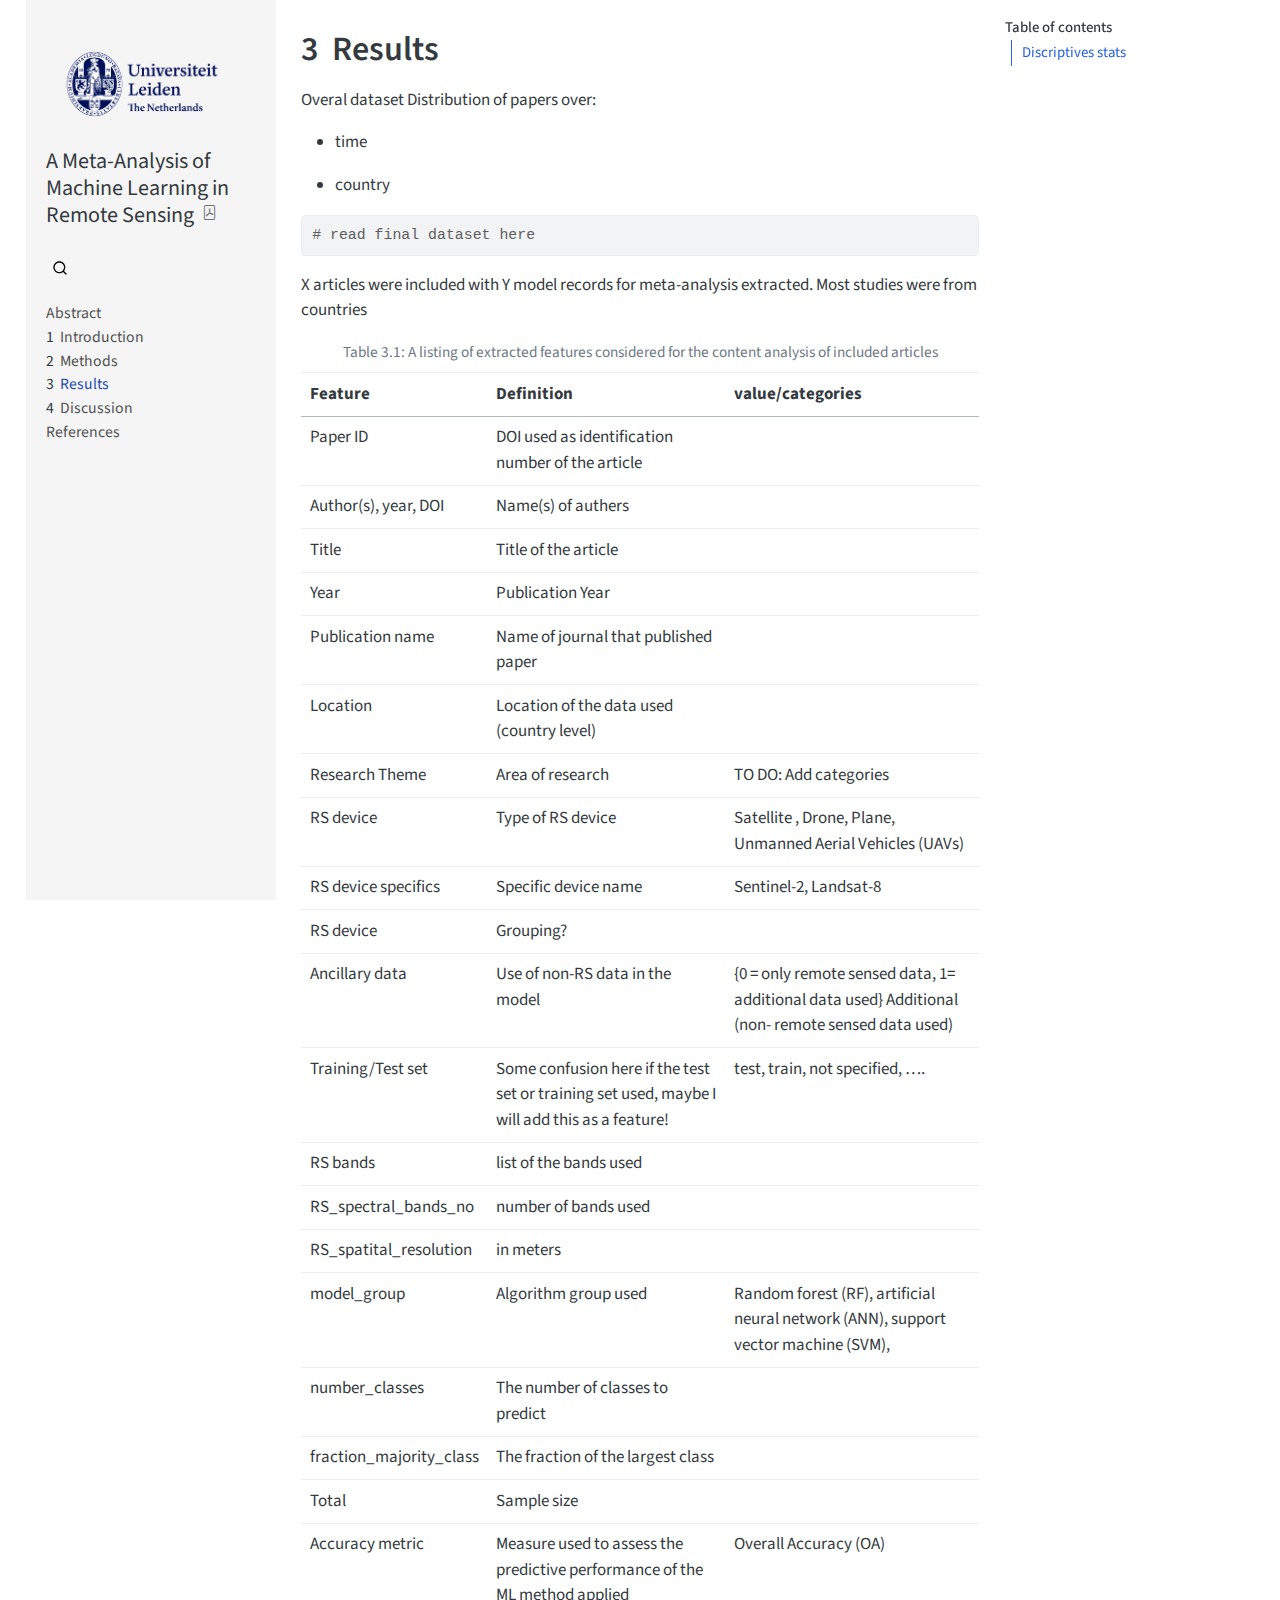
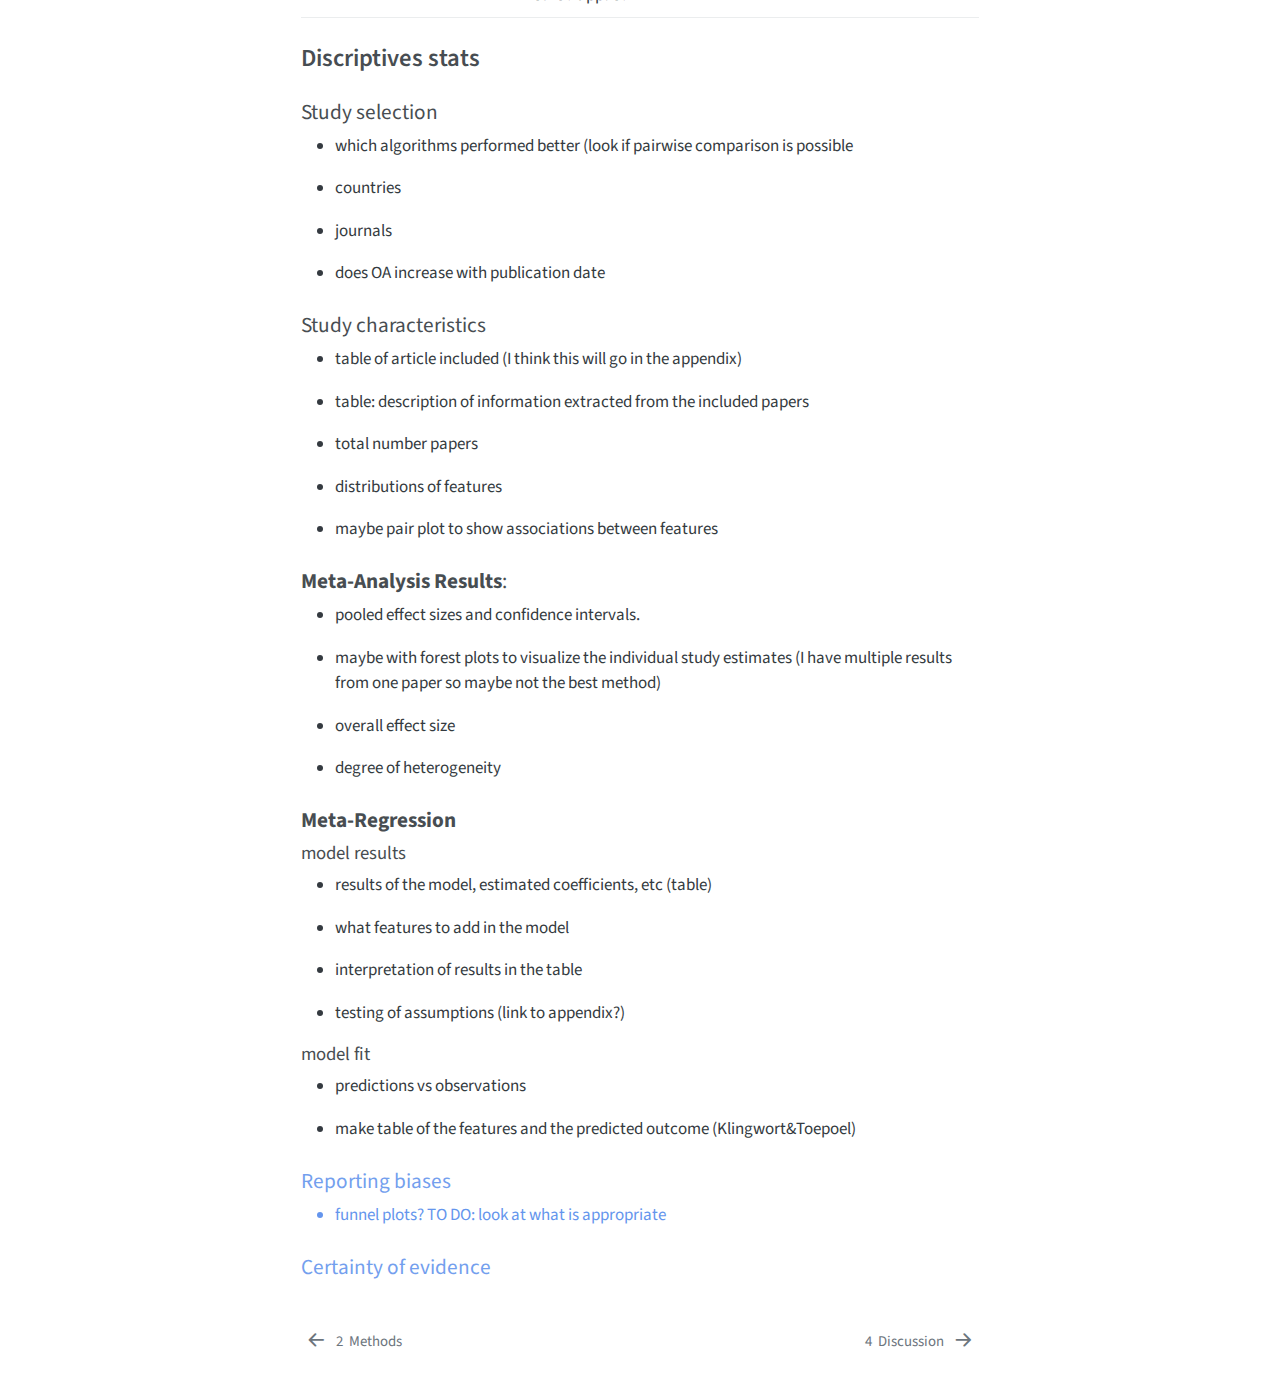
<file: docs/results.html>
<!DOCTYPE html>
<html xmlns="http://www.w3.org/1999/xhtml" lang="en" xml:lang="en"><head>

<meta charset="utf-8">
<meta name="generator" content="quarto-1.4.549">

<meta name="viewport" content="width=device-width, initial-scale=1.0, user-scalable=yes">


<title>A Meta-Analysis of Machine Learning in Remote Sensing - 3&nbsp; Results</title>
<style>
code{white-space: pre-wrap;}
span.smallcaps{font-variant: small-caps;}
div.columns{display: flex; gap: min(4vw, 1.5em);}
div.column{flex: auto; overflow-x: auto;}
div.hanging-indent{margin-left: 1.5em; text-indent: -1.5em;}
ul.task-list{list-style: none;}
ul.task-list li input[type="checkbox"] {
  width: 0.8em;
  margin: 0 0.8em 0.2em -1em; /* quarto-specific, see https://github.com/quarto-dev/quarto-cli/issues/4556 */ 
  vertical-align: middle;
}
/* CSS for syntax highlighting */
pre > code.sourceCode { white-space: pre; position: relative; }
pre > code.sourceCode > span { line-height: 1.25; }
pre > code.sourceCode > span:empty { height: 1.2em; }
.sourceCode { overflow: visible; }
code.sourceCode > span { color: inherit; text-decoration: inherit; }
div.sourceCode { margin: 1em 0; }
pre.sourceCode { margin: 0; }
@media screen {
div.sourceCode { overflow: auto; }
}
@media print {
pre > code.sourceCode { white-space: pre-wrap; }
pre > code.sourceCode > span { text-indent: -5em; padding-left: 5em; }
}
pre.numberSource code
  { counter-reset: source-line 0; }
pre.numberSource code > span
  { position: relative; left: -4em; counter-increment: source-line; }
pre.numberSource code > span > a:first-child::before
  { content: counter(source-line);
    position: relative; left: -1em; text-align: right; vertical-align: baseline;
    border: none; display: inline-block;
    -webkit-touch-callout: none; -webkit-user-select: none;
    -khtml-user-select: none; -moz-user-select: none;
    -ms-user-select: none; user-select: none;
    padding: 0 4px; width: 4em;
  }
pre.numberSource { margin-left: 3em;  padding-left: 4px; }
div.sourceCode
  {   }
@media screen {
pre > code.sourceCode > span > a:first-child::before { text-decoration: underline; }
}
</style>


<script src="site_libs/quarto-nav/quarto-nav.js"></script>
<script src="site_libs/quarto-nav/headroom.min.js"></script>
<script src="site_libs/clipboard/clipboard.min.js"></script>
<script src="site_libs/quarto-search/autocomplete.umd.js"></script>
<script src="site_libs/quarto-search/fuse.min.js"></script>
<script src="site_libs/quarto-search/quarto-search.js"></script>
<meta name="quarto:offset" content="./">
<link href="./writing/discussion.html" rel="next">
<link href="./methods.html" rel="prev">
<script src="site_libs/quarto-html/quarto.js"></script>
<script src="site_libs/quarto-html/popper.min.js"></script>
<script src="site_libs/quarto-html/tippy.umd.min.js"></script>
<script src="site_libs/quarto-html/anchor.min.js"></script>
<link href="site_libs/quarto-html/tippy.css" rel="stylesheet">
<link href="site_libs/quarto-html/quarto-syntax-highlighting.css" rel="stylesheet" id="quarto-text-highlighting-styles">
<script src="site_libs/bootstrap/bootstrap.min.js"></script>
<link href="site_libs/bootstrap/bootstrap-icons.css" rel="stylesheet">
<link href="site_libs/bootstrap/bootstrap.min.css" rel="stylesheet" id="quarto-bootstrap" data-mode="light">
<script id="quarto-search-options" type="application/json">{
  "location": "navbar",
  "copy-button": false,
  "collapse-after": 3,
  "panel-placement": "end",
  "type": "overlay",
  "limit": 50,
  "keyboard-shortcut": [
    "f",
    "/",
    "s"
  ],
  "language": {
    "search-no-results-text": "No results",
    "search-matching-documents-text": "matching documents",
    "search-copy-link-title": "Copy link to search",
    "search-hide-matches-text": "Hide additional matches",
    "search-more-match-text": "more match in this document",
    "search-more-matches-text": "more matches in this document",
    "search-clear-button-title": "Clear",
    "search-text-placeholder": "",
    "search-detached-cancel-button-title": "Cancel",
    "search-submit-button-title": "Submit",
    "search-label": "Search"
  }
}</script>


</head>

<body class="nav-sidebar floating">

<div id="quarto-search-results"></div>
  <header id="quarto-header" class="headroom fixed-top">
  <nav class="quarto-secondary-nav">
    <div class="container-fluid d-flex">
      <button type="button" class="quarto-btn-toggle btn" data-bs-toggle="collapse" data-bs-target=".quarto-sidebar-collapse-item" aria-controls="quarto-sidebar" aria-expanded="false" aria-label="Toggle sidebar navigation" onclick="if (window.quartoToggleHeadroom) { window.quartoToggleHeadroom(); }">
        <i class="bi bi-layout-text-sidebar-reverse"></i>
      </button>
        <nav class="quarto-page-breadcrumbs" aria-label="breadcrumb"><ol class="breadcrumb"><li class="breadcrumb-item"><a href="./results.html"><span class="chapter-number">3</span>&nbsp; <span class="chapter-title">Results</span></a></li></ol></nav>
        <a class="flex-grow-1" role="button" data-bs-toggle="collapse" data-bs-target=".quarto-sidebar-collapse-item" aria-controls="quarto-sidebar" aria-expanded="false" aria-label="Toggle sidebar navigation" onclick="if (window.quartoToggleHeadroom) { window.quartoToggleHeadroom(); }">      
        </a>
      <button type="button" class="btn quarto-search-button" aria-label="" onclick="window.quartoOpenSearch();">
        <i class="bi bi-search"></i>
      </button>
    </div>
  </nav>
</header>
<!-- content -->
<div id="quarto-content" class="quarto-container page-columns page-rows-contents page-layout-article">
<!-- sidebar -->
  <nav id="quarto-sidebar" class="sidebar collapse collapse-horizontal quarto-sidebar-collapse-item sidebar-navigation floating overflow-auto">
    <div class="pt-lg-2 mt-2 text-left sidebar-header sidebar-header-stacked">
      <a href="./index.html" class="sidebar-logo-link">
      <img src="./images/ul.logo.png" alt="" class="sidebar-logo py-0 d-lg-inline d-none">
      </a>
    <div class="sidebar-title mb-0 py-0">
      <a href="./">A Meta-Analysis of Machine Learning in Remote Sensing</a> 
        <div class="sidebar-tools-main">
    <a href="./leach.pdf" title="Download PDF" class="quarto-navigation-tool px-1" aria-label="Download PDF"><i class="bi bi-file-pdf"></i></a>
</div>
    </div>
      </div>
        <div class="mt-2 flex-shrink-0 align-items-center">
        <div class="sidebar-search">
        <div id="quarto-search" class="" title="Search"></div>
        </div>
        </div>
    <div class="sidebar-menu-container"> 
    <ul class="list-unstyled mt-1">
        <li class="sidebar-item">
  <div class="sidebar-item-container"> 
  <a href="./index.html" class="sidebar-item-text sidebar-link">
 <span class="menu-text">Abstract</span></a>
  </div>
</li>
        <li class="sidebar-item">
  <div class="sidebar-item-container"> 
  <a href="./writing/intro.html" class="sidebar-item-text sidebar-link">
 <span class="menu-text"><span class="chapter-number">1</span>&nbsp; <span class="chapter-title">Introduction</span></span></a>
  </div>
</li>
        <li class="sidebar-item">
  <div class="sidebar-item-container"> 
  <a href="./methods.html" class="sidebar-item-text sidebar-link">
 <span class="menu-text"><span class="chapter-number">2</span>&nbsp; <span class="chapter-title">Methods</span></span></a>
  </div>
</li>
        <li class="sidebar-item">
  <div class="sidebar-item-container"> 
  <a href="./results.html" class="sidebar-item-text sidebar-link active">
 <span class="menu-text"><span class="chapter-number">3</span>&nbsp; <span class="chapter-title">Results</span></span></a>
  </div>
</li>
        <li class="sidebar-item">
  <div class="sidebar-item-container"> 
  <a href="./writing/discussion.html" class="sidebar-item-text sidebar-link">
 <span class="menu-text"><span class="chapter-number">4</span>&nbsp; <span class="chapter-title">Discussion</span></span></a>
  </div>
</li>
        <li class="sidebar-item">
  <div class="sidebar-item-container"> 
  <a href="./references.html" class="sidebar-item-text sidebar-link">
 <span class="menu-text">References</span></a>
  </div>
</li>
    </ul>
    </div>
</nav>
<div id="quarto-sidebar-glass" class="quarto-sidebar-collapse-item" data-bs-toggle="collapse" data-bs-target=".quarto-sidebar-collapse-item"></div>
<!-- margin-sidebar -->
    <div id="quarto-margin-sidebar" class="sidebar margin-sidebar">
        <nav id="TOC" role="doc-toc" class="toc-active">
    <h2 id="toc-title">Table of contents</h2>
   
  <ul>
  <li><a href="#discriptives-stats" id="toc-discriptives-stats" class="nav-link active" data-scroll-target="#discriptives-stats">Discriptives stats</a></li>
  </ul>
</nav>
    </div>
<!-- main -->
<main class="content" id="quarto-document-content">

<header id="title-block-header" class="quarto-title-block default">
<div class="quarto-title">
<h1 class="title"><span class="chapter-number">3</span>&nbsp; <span class="chapter-title">Results</span></h1>
</div>



<div class="quarto-title-meta">

    
  
    
  </div>
  


</header>


<p>Overal dataset Distribution of papers over:</p>
<ul>
<li><p>time</p></li>
<li><p>country</p></li>
</ul>
<div class="cell">
<div class="sourceCode cell-code" id="cb1"><pre class="sourceCode r code-with-copy"><code class="sourceCode r"><span id="cb1-1"><a href="#cb1-1" aria-hidden="true" tabindex="-1"></a><span class="co"># read final dataset here </span></span></code><button title="Copy to Clipboard" class="code-copy-button"><i class="bi"></i></button></pre></div>
</div>
<p>X articles were included with Y model records for meta-analysis extracted. Most studies were from countries</p>
<div id="tbl-extracted_features" class="quarto-float anchored">
<figure class="quarto-float quarto-float-tbl figure">
<figcaption class="quarto-float-caption-top quarto-float-caption quarto-float-tbl" id="tbl-extracted_features-caption-0ceaefa1-69ba-4598-a22c-09a6ac19f8ca">
Table&nbsp;3.1: A listing of extracted features considered for the content analysis of included articles
</figcaption>
<div aria-describedby="tbl-extracted_features-caption-0ceaefa1-69ba-4598-a22c-09a6ac19f8ca">
<table class="table">
<colgroup>
<col style="width: 11%">
<col style="width: 43%">
<col style="width: 44%">
</colgroup>
<thead>
<tr class="header">
<th>Feature</th>
<th>Definition</th>
<th>value/categories</th>
</tr>
</thead>
<tbody>
<tr class="odd">
<td>Paper ID</td>
<td>DOI used as identification number of the article</td>
<td></td>
</tr>
<tr class="even">
<td>Author(s), year, DOI</td>
<td>Name(s) of authers</td>
<td></td>
</tr>
<tr class="odd">
<td>Title</td>
<td>Title of the article</td>
<td></td>
</tr>
<tr class="even">
<td>Year</td>
<td>Publication Year</td>
<td></td>
</tr>
<tr class="odd">
<td>Publication name</td>
<td>Name of journal that published paper</td>
<td></td>
</tr>
<tr class="even">
<td>Location</td>
<td>Location of the data used (country level)</td>
<td></td>
</tr>
<tr class="odd">
<td>Research Theme</td>
<td>Area of research</td>
<td>TO DO: Add categories</td>
</tr>
<tr class="even">
<td>RS device</td>
<td>Type of RS device</td>
<td>Satellite , Drone, Plane, Unmanned Aerial Vehicles (UAVs)</td>
</tr>
<tr class="odd">
<td>RS device specifics</td>
<td>Specific device name</td>
<td>Sentinel-2, Landsat-8</td>
</tr>
<tr class="even">
<td>RS device</td>
<td>Grouping?</td>
<td></td>
</tr>
<tr class="odd">
<td>Ancillary data</td>
<td>Use of non-RS data in the model</td>
<td>{0 = only remote sensed data, 1= additional data used} Additional (non- remote sensed data used)</td>
</tr>
<tr class="even">
<td>Training/Test set</td>
<td>Some confusion here if the test set or training set used, maybe I will add this as a feature!</td>
<td>test, train, not specified, ….</td>
</tr>
<tr class="odd">
<td>RS bands</td>
<td>list of the bands used</td>
<td></td>
</tr>
<tr class="even">
<td>RS_spectral_bands_no</td>
<td>number of bands used</td>
<td></td>
</tr>
<tr class="odd">
<td>RS_spatital_resolution</td>
<td>in meters</td>
<td></td>
</tr>
<tr class="even">
<td>model_group</td>
<td>Algorithm group used</td>
<td>Random forest (RF), artificial neural network (ANN), support vector machine (SVM),</td>
</tr>
<tr class="odd">
<td>number_classes</td>
<td>The number of classes to predict</td>
<td></td>
</tr>
<tr class="even">
<td>fraction_majority_class</td>
<td>The fraction of the largest class</td>
<td></td>
</tr>
<tr class="odd">
<td>Total</td>
<td>Sample size</td>
<td></td>
</tr>
<tr class="even">
<td>Accuracy metric</td>
<td>Measure used to assess the predictive performance of the ML method applied</td>
<td>Overall Accuracy (OA)</td>
</tr>
</tbody>
</table>
</div>
</figure>
</div>
<section id="discriptives-stats" class="level3">
<h3 class="anchored" data-anchor-id="discriptives-stats">Discriptives stats</h3>
<section id="study-selection" class="level4">
<h4 class="anchored" data-anchor-id="study-selection">Study selection</h4>
<ul>
<li><p>which algorithms performed better (look if pairwise comparison is possible</p></li>
<li><p>countries</p></li>
<li><p>journals</p></li>
<li><p>does OA increase with publication date</p></li>
</ul>
</section>
<section id="study-characteristics" class="level4">
<h4 class="anchored" data-anchor-id="study-characteristics">Study characteristics</h4>
<ul>
<li><p>table of article included (I think this will go in the appendix)</p></li>
<li><p>table: description of information extracted from the included papers</p></li>
<li><p>total number papers</p></li>
<li><p>distributions of features</p></li>
<li><p>maybe pair plot to show associations between features</p></li>
</ul>
</section>
<section id="meta-analysis-results" class="level4">
<h4 class="anchored" data-anchor-id="meta-analysis-results"><strong>Meta-Analysis Results</strong>:</h4>
<ul>
<li><p>pooled effect sizes and confidence intervals.</p></li>
<li><p>maybe with forest plots to visualize the individual study estimates (I have multiple results from one paper so maybe not the best method)</p></li>
<li><p>overall effect size</p></li>
<li><p>degree of heterogeneity</p></li>
</ul>
</section>
<section id="meta-regression" class="level4">
<h4 class="anchored" data-anchor-id="meta-regression"><strong>Meta-Regression</strong></h4>
<section id="model-results" class="level5">
<h5 class="anchored" data-anchor-id="model-results">model results</h5>
<ul>
<li><p>results of the model, estimated coefficients, etc (table)</p></li>
<li><p>what features to add in the model</p></li>
<li><p>interpretation of results in the table</p></li>
<li><p>testing of assumptions (link to appendix?)</p></li>
</ul>
</section>
<section id="model-fit" class="level5">
<h5 class="anchored" data-anchor-id="model-fit">model fit</h5>
<ul>
<li><p>predictions vs observations</p></li>
<li><p>make table of the features and the predicted outcome (Klingwort&amp;Toepoel)</p></li>
</ul>
</section>
</section>
<div style="color: cornflowerblue">
<section id="reporting-biases" class="level4">
<h4 class="anchored" data-anchor-id="reporting-biases">Reporting biases</h4>
<ul>
<li>funnel plots? TO DO: look at what is appropriate</li>
</ul>
</section>
<section id="certainty-of-evidence" class="level4">
<h4 class="anchored" data-anchor-id="certainty-of-evidence">Certainty of evidence</h4>
</section>
</div>


</section>

</main> <!-- /main -->
<script id="quarto-html-after-body" type="application/javascript">
window.document.addEventListener("DOMContentLoaded", function (event) {
  const toggleBodyColorMode = (bsSheetEl) => {
    const mode = bsSheetEl.getAttribute("data-mode");
    const bodyEl = window.document.querySelector("body");
    if (mode === "dark") {
      bodyEl.classList.add("quarto-dark");
      bodyEl.classList.remove("quarto-light");
    } else {
      bodyEl.classList.add("quarto-light");
      bodyEl.classList.remove("quarto-dark");
    }
  }
  const toggleBodyColorPrimary = () => {
    const bsSheetEl = window.document.querySelector("link#quarto-bootstrap");
    if (bsSheetEl) {
      toggleBodyColorMode(bsSheetEl);
    }
  }
  toggleBodyColorPrimary();  
  const icon = "";
  const anchorJS = new window.AnchorJS();
  anchorJS.options = {
    placement: 'right',
    icon: icon
  };
  anchorJS.add('.anchored');
  const isCodeAnnotation = (el) => {
    for (const clz of el.classList) {
      if (clz.startsWith('code-annotation-')) {                     
        return true;
      }
    }
    return false;
  }
  const clipboard = new window.ClipboardJS('.code-copy-button', {
    text: function(trigger) {
      const codeEl = trigger.previousElementSibling.cloneNode(true);
      for (const childEl of codeEl.children) {
        if (isCodeAnnotation(childEl)) {
          childEl.remove();
        }
      }
      return codeEl.innerText;
    }
  });
  clipboard.on('success', function(e) {
    // button target
    const button = e.trigger;
    // don't keep focus
    button.blur();
    // flash "checked"
    button.classList.add('code-copy-button-checked');
    var currentTitle = button.getAttribute("title");
    button.setAttribute("title", "Copied!");
    let tooltip;
    if (window.bootstrap) {
      button.setAttribute("data-bs-toggle", "tooltip");
      button.setAttribute("data-bs-placement", "left");
      button.setAttribute("data-bs-title", "Copied!");
      tooltip = new bootstrap.Tooltip(button, 
        { trigger: "manual", 
          customClass: "code-copy-button-tooltip",
          offset: [0, -8]});
      tooltip.show();    
    }
    setTimeout(function() {
      if (tooltip) {
        tooltip.hide();
        button.removeAttribute("data-bs-title");
        button.removeAttribute("data-bs-toggle");
        button.removeAttribute("data-bs-placement");
      }
      button.setAttribute("title", currentTitle);
      button.classList.remove('code-copy-button-checked');
    }, 1000);
    // clear code selection
    e.clearSelection();
  });
  function tippyHover(el, contentFn, onTriggerFn, onUntriggerFn) {
    const config = {
      allowHTML: true,
      maxWidth: 500,
      delay: 100,
      arrow: false,
      appendTo: function(el) {
          return el.parentElement;
      },
      interactive: true,
      interactiveBorder: 10,
      theme: 'quarto',
      placement: 'bottom-start',
    };
    if (contentFn) {
      config.content = contentFn;
    }
    if (onTriggerFn) {
      config.onTrigger = onTriggerFn;
    }
    if (onUntriggerFn) {
      config.onUntrigger = onUntriggerFn;
    }
    window.tippy(el, config); 
  }
  const noterefs = window.document.querySelectorAll('a[role="doc-noteref"]');
  for (var i=0; i<noterefs.length; i++) {
    const ref = noterefs[i];
    tippyHover(ref, function() {
      // use id or data attribute instead here
      let href = ref.getAttribute('data-footnote-href') || ref.getAttribute('href');
      try { href = new URL(href).hash; } catch {}
      const id = href.replace(/^#\/?/, "");
      const note = window.document.getElementById(id);
      return note.innerHTML;
    });
  }
  const xrefs = window.document.querySelectorAll('a.quarto-xref');
  const processXRef = (id, note) => {
    // Strip column container classes
    const stripColumnClz = (el) => {
      el.classList.remove("page-full", "page-columns");
      if (el.children) {
        for (const child of el.children) {
          stripColumnClz(child);
        }
      }
    }
    stripColumnClz(note)
    if (id === null || id.startsWith('sec-')) {
      // Special case sections, only their first couple elements
      const container = document.createElement("div");
      if (note.children && note.children.length > 2) {
        container.appendChild(note.children[0].cloneNode(true));
        for (let i = 1; i < note.children.length; i++) {
          const child = note.children[i];
          if (child.tagName === "P" && child.innerText === "") {
            continue;
          } else {
            container.appendChild(child.cloneNode(true));
            break;
          }
        }
        if (window.Quarto?.typesetMath) {
          window.Quarto.typesetMath(container);
        }
        return container.innerHTML
      } else {
        if (window.Quarto?.typesetMath) {
          window.Quarto.typesetMath(note);
        }
        return note.innerHTML;
      }
    } else {
      // Remove any anchor links if they are present
      const anchorLink = note.querySelector('a.anchorjs-link');
      if (anchorLink) {
        anchorLink.remove();
      }
      if (window.Quarto?.typesetMath) {
        window.Quarto.typesetMath(note);
      }
      // TODO in 1.5, we should make sure this works without a callout special case
      if (note.classList.contains("callout")) {
        return note.outerHTML;
      } else {
        return note.innerHTML;
      }
    }
  }
  for (var i=0; i<xrefs.length; i++) {
    const xref = xrefs[i];
    tippyHover(xref, undefined, function(instance) {
      instance.disable();
      let url = xref.getAttribute('href');
      let hash = undefined; 
      if (url.startsWith('#')) {
        hash = url;
      } else {
        try { hash = new URL(url).hash; } catch {}
      }
      if (hash) {
        const id = hash.replace(/^#\/?/, "");
        const note = window.document.getElementById(id);
        if (note !== null) {
          try {
            const html = processXRef(id, note.cloneNode(true));
            instance.setContent(html);
          } finally {
            instance.enable();
            instance.show();
          }
        } else {
          // See if we can fetch this
          fetch(url.split('#')[0])
          .then(res => res.text())
          .then(html => {
            const parser = new DOMParser();
            const htmlDoc = parser.parseFromString(html, "text/html");
            const note = htmlDoc.getElementById(id);
            if (note !== null) {
              const html = processXRef(id, note);
              instance.setContent(html);
            } 
          }).finally(() => {
            instance.enable();
            instance.show();
          });
        }
      } else {
        // See if we can fetch a full url (with no hash to target)
        // This is a special case and we should probably do some content thinning / targeting
        fetch(url)
        .then(res => res.text())
        .then(html => {
          const parser = new DOMParser();
          const htmlDoc = parser.parseFromString(html, "text/html");
          const note = htmlDoc.querySelector('main.content');
          if (note !== null) {
            // This should only happen for chapter cross references
            // (since there is no id in the URL)
            // remove the first header
            if (note.children.length > 0 && note.children[0].tagName === "HEADER") {
              note.children[0].remove();
            }
            const html = processXRef(null, note);
            instance.setContent(html);
          } 
        }).finally(() => {
          instance.enable();
          instance.show();
        });
      }
    }, function(instance) {
    });
  }
      let selectedAnnoteEl;
      const selectorForAnnotation = ( cell, annotation) => {
        let cellAttr = 'data-code-cell="' + cell + '"';
        let lineAttr = 'data-code-annotation="' +  annotation + '"';
        const selector = 'span[' + cellAttr + '][' + lineAttr + ']';
        return selector;
      }
      const selectCodeLines = (annoteEl) => {
        const doc = window.document;
        const targetCell = annoteEl.getAttribute("data-target-cell");
        const targetAnnotation = annoteEl.getAttribute("data-target-annotation");
        const annoteSpan = window.document.querySelector(selectorForAnnotation(targetCell, targetAnnotation));
        const lines = annoteSpan.getAttribute("data-code-lines").split(",");
        const lineIds = lines.map((line) => {
          return targetCell + "-" + line;
        })
        let top = null;
        let height = null;
        let parent = null;
        if (lineIds.length > 0) {
            //compute the position of the single el (top and bottom and make a div)
            const el = window.document.getElementById(lineIds[0]);
            top = el.offsetTop;
            height = el.offsetHeight;
            parent = el.parentElement.parentElement;
          if (lineIds.length > 1) {
            const lastEl = window.document.getElementById(lineIds[lineIds.length - 1]);
            const bottom = lastEl.offsetTop + lastEl.offsetHeight;
            height = bottom - top;
          }
          if (top !== null && height !== null && parent !== null) {
            // cook up a div (if necessary) and position it 
            let div = window.document.getElementById("code-annotation-line-highlight");
            if (div === null) {
              div = window.document.createElement("div");
              div.setAttribute("id", "code-annotation-line-highlight");
              div.style.position = 'absolute';
              parent.appendChild(div);
            }
            div.style.top = top - 2 + "px";
            div.style.height = height + 4 + "px";
            div.style.left = 0;
            let gutterDiv = window.document.getElementById("code-annotation-line-highlight-gutter");
            if (gutterDiv === null) {
              gutterDiv = window.document.createElement("div");
              gutterDiv.setAttribute("id", "code-annotation-line-highlight-gutter");
              gutterDiv.style.position = 'absolute';
              const codeCell = window.document.getElementById(targetCell);
              const gutter = codeCell.querySelector('.code-annotation-gutter');
              gutter.appendChild(gutterDiv);
            }
            gutterDiv.style.top = top - 2 + "px";
            gutterDiv.style.height = height + 4 + "px";
          }
          selectedAnnoteEl = annoteEl;
        }
      };
      const unselectCodeLines = () => {
        const elementsIds = ["code-annotation-line-highlight", "code-annotation-line-highlight-gutter"];
        elementsIds.forEach((elId) => {
          const div = window.document.getElementById(elId);
          if (div) {
            div.remove();
          }
        });
        selectedAnnoteEl = undefined;
      };
        // Handle positioning of the toggle
    window.addEventListener(
      "resize",
      throttle(() => {
        elRect = undefined;
        if (selectedAnnoteEl) {
          selectCodeLines(selectedAnnoteEl);
        }
      }, 10)
    );
    function throttle(fn, ms) {
    let throttle = false;
    let timer;
      return (...args) => {
        if(!throttle) { // first call gets through
            fn.apply(this, args);
            throttle = true;
        } else { // all the others get throttled
            if(timer) clearTimeout(timer); // cancel #2
            timer = setTimeout(() => {
              fn.apply(this, args);
              timer = throttle = false;
            }, ms);
        }
      };
    }
      // Attach click handler to the DT
      const annoteDls = window.document.querySelectorAll('dt[data-target-cell]');
      for (const annoteDlNode of annoteDls) {
        annoteDlNode.addEventListener('click', (event) => {
          const clickedEl = event.target;
          if (clickedEl !== selectedAnnoteEl) {
            unselectCodeLines();
            const activeEl = window.document.querySelector('dt[data-target-cell].code-annotation-active');
            if (activeEl) {
              activeEl.classList.remove('code-annotation-active');
            }
            selectCodeLines(clickedEl);
            clickedEl.classList.add('code-annotation-active');
          } else {
            // Unselect the line
            unselectCodeLines();
            clickedEl.classList.remove('code-annotation-active');
          }
        });
      }
  const findCites = (el) => {
    const parentEl = el.parentElement;
    if (parentEl) {
      const cites = parentEl.dataset.cites;
      if (cites) {
        return {
          el,
          cites: cites.split(' ')
        };
      } else {
        return findCites(el.parentElement)
      }
    } else {
      return undefined;
    }
  };
  var bibliorefs = window.document.querySelectorAll('a[role="doc-biblioref"]');
  for (var i=0; i<bibliorefs.length; i++) {
    const ref = bibliorefs[i];
    const citeInfo = findCites(ref);
    if (citeInfo) {
      tippyHover(citeInfo.el, function() {
        var popup = window.document.createElement('div');
        citeInfo.cites.forEach(function(cite) {
          var citeDiv = window.document.createElement('div');
          citeDiv.classList.add('hanging-indent');
          citeDiv.classList.add('csl-entry');
          var biblioDiv = window.document.getElementById('ref-' + cite);
          if (biblioDiv) {
            citeDiv.innerHTML = biblioDiv.innerHTML;
          }
          popup.appendChild(citeDiv);
        });
        return popup.innerHTML;
      });
    }
  }
});
</script>
<nav class="page-navigation">
  <div class="nav-page nav-page-previous">
      <a href="./methods.html" class="pagination-link  aria-label=" &lt;span="">
        <i class="bi bi-arrow-left-short"></i> <span class="nav-page-text"><span class="chapter-number">2</span>&nbsp; <span class="chapter-title">Methods</span></span>
      </a>          
  </div>
  <div class="nav-page nav-page-next">
      <a href="./writing/discussion.html" class="pagination-link" aria-label="<span class='chapter-number'>4</span>&nbsp; <span class='chapter-title'>Discussion</span>">
        <span class="nav-page-text"><span class="chapter-number">4</span>&nbsp; <span class="chapter-title">Discussion</span></span> <i class="bi bi-arrow-right-short"></i>
      </a>
  </div>
</nav>
</div> <!-- /content -->




</body></html>
</file>
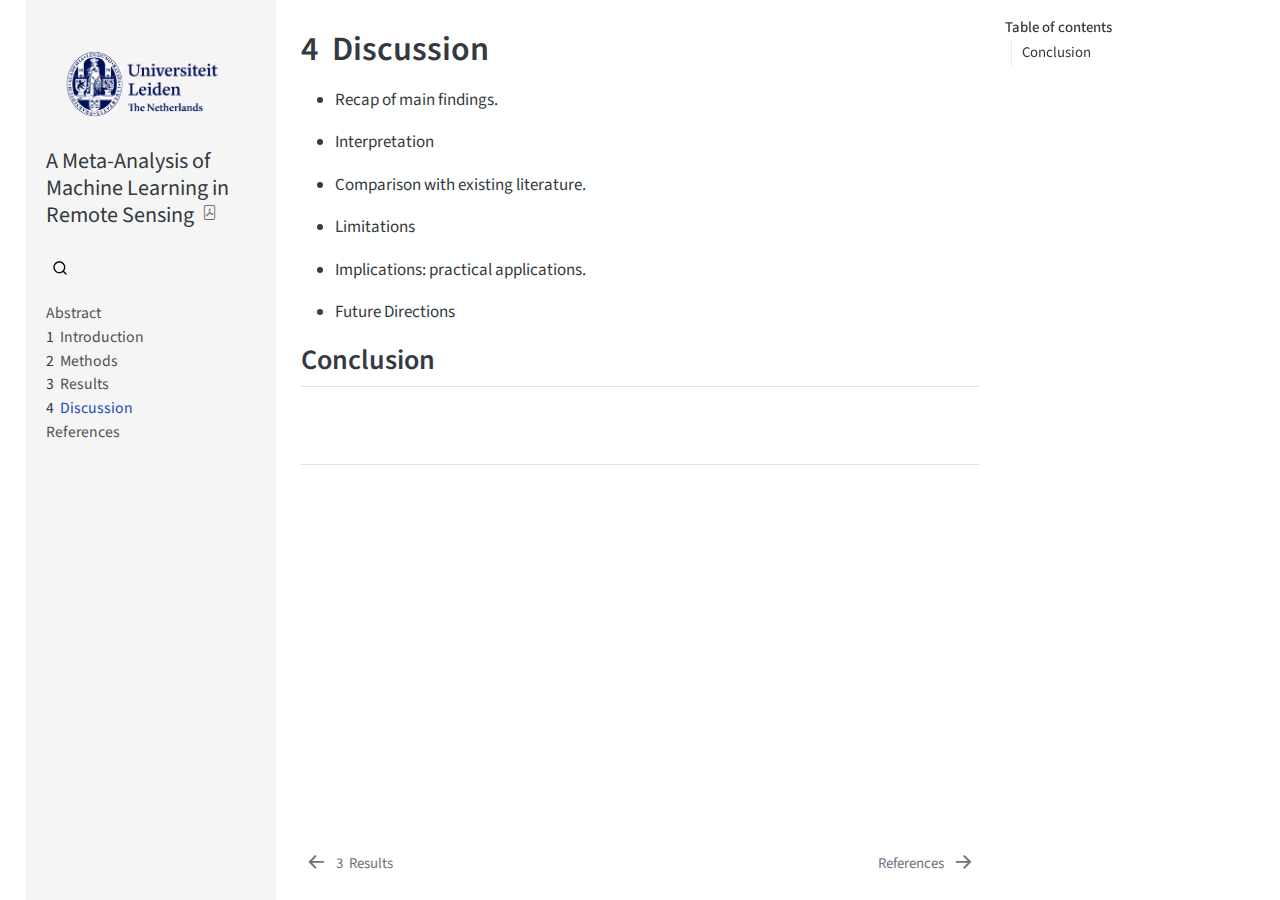
<file: docs/writing/discussion.html>
<!DOCTYPE html>
<html xmlns="http://www.w3.org/1999/xhtml" lang="en" xml:lang="en"><head>

<meta charset="utf-8">
<meta name="generator" content="quarto-1.4.549">

<meta name="viewport" content="width=device-width, initial-scale=1.0, user-scalable=yes">


<title>A Meta-Analysis of Machine Learning in Remote Sensing - 4&nbsp; Discussion</title>
<style>
code{white-space: pre-wrap;}
span.smallcaps{font-variant: small-caps;}
div.columns{display: flex; gap: min(4vw, 1.5em);}
div.column{flex: auto; overflow-x: auto;}
div.hanging-indent{margin-left: 1.5em; text-indent: -1.5em;}
ul.task-list{list-style: none;}
ul.task-list li input[type="checkbox"] {
  width: 0.8em;
  margin: 0 0.8em 0.2em -1em; /* quarto-specific, see https://github.com/quarto-dev/quarto-cli/issues/4556 */ 
  vertical-align: middle;
}
</style>


<script src="../site_libs/quarto-nav/quarto-nav.js"></script>
<script src="../site_libs/quarto-nav/headroom.min.js"></script>
<script src="../site_libs/clipboard/clipboard.min.js"></script>
<script src="../site_libs/quarto-search/autocomplete.umd.js"></script>
<script src="../site_libs/quarto-search/fuse.min.js"></script>
<script src="../site_libs/quarto-search/quarto-search.js"></script>
<meta name="quarto:offset" content="../">
<link href="../references.html" rel="next">
<link href="../results.html" rel="prev">
<script src="../site_libs/quarto-html/quarto.js"></script>
<script src="../site_libs/quarto-html/popper.min.js"></script>
<script src="../site_libs/quarto-html/tippy.umd.min.js"></script>
<script src="../site_libs/quarto-html/anchor.min.js"></script>
<link href="../site_libs/quarto-html/tippy.css" rel="stylesheet">
<link href="../site_libs/quarto-html/quarto-syntax-highlighting.css" rel="stylesheet" id="quarto-text-highlighting-styles">
<script src="../site_libs/bootstrap/bootstrap.min.js"></script>
<link href="../site_libs/bootstrap/bootstrap-icons.css" rel="stylesheet">
<link href="../site_libs/bootstrap/bootstrap.min.css" rel="stylesheet" id="quarto-bootstrap" data-mode="light">
<script id="quarto-search-options" type="application/json">{
  "location": "navbar",
  "copy-button": false,
  "collapse-after": 3,
  "panel-placement": "end",
  "type": "overlay",
  "limit": 50,
  "keyboard-shortcut": [
    "f",
    "/",
    "s"
  ],
  "language": {
    "search-no-results-text": "No results",
    "search-matching-documents-text": "matching documents",
    "search-copy-link-title": "Copy link to search",
    "search-hide-matches-text": "Hide additional matches",
    "search-more-match-text": "more match in this document",
    "search-more-matches-text": "more matches in this document",
    "search-clear-button-title": "Clear",
    "search-text-placeholder": "",
    "search-detached-cancel-button-title": "Cancel",
    "search-submit-button-title": "Submit",
    "search-label": "Search"
  }
}</script>


</head>

<body class="nav-sidebar floating">

<div id="quarto-search-results"></div>
  <header id="quarto-header" class="headroom fixed-top">
  <nav class="quarto-secondary-nav">
    <div class="container-fluid d-flex">
      <button type="button" class="quarto-btn-toggle btn" data-bs-toggle="collapse" data-bs-target=".quarto-sidebar-collapse-item" aria-controls="quarto-sidebar" aria-expanded="false" aria-label="Toggle sidebar navigation" onclick="if (window.quartoToggleHeadroom) { window.quartoToggleHeadroom(); }">
        <i class="bi bi-layout-text-sidebar-reverse"></i>
      </button>
        <nav class="quarto-page-breadcrumbs" aria-label="breadcrumb"><ol class="breadcrumb"><li class="breadcrumb-item"><a href="../writing/discussion.html"><span class="chapter-number">4</span>&nbsp; <span class="chapter-title">Discussion</span></a></li></ol></nav>
        <a class="flex-grow-1" role="button" data-bs-toggle="collapse" data-bs-target=".quarto-sidebar-collapse-item" aria-controls="quarto-sidebar" aria-expanded="false" aria-label="Toggle sidebar navigation" onclick="if (window.quartoToggleHeadroom) { window.quartoToggleHeadroom(); }">      
        </a>
      <button type="button" class="btn quarto-search-button" aria-label="" onclick="window.quartoOpenSearch();">
        <i class="bi bi-search"></i>
      </button>
    </div>
  </nav>
</header>
<!-- content -->
<div id="quarto-content" class="quarto-container page-columns page-rows-contents page-layout-article">
<!-- sidebar -->
  <nav id="quarto-sidebar" class="sidebar collapse collapse-horizontal quarto-sidebar-collapse-item sidebar-navigation floating overflow-auto">
    <div class="pt-lg-2 mt-2 text-left sidebar-header sidebar-header-stacked">
      <a href="../index.html" class="sidebar-logo-link">
      <img src="../images/ul.logo.png" alt="" class="sidebar-logo py-0 d-lg-inline d-none">
      </a>
    <div class="sidebar-title mb-0 py-0">
      <a href="../">A Meta-Analysis of Machine Learning in Remote Sensing</a> 
        <div class="sidebar-tools-main">
    <a href="../leach.pdf" title="Download PDF" class="quarto-navigation-tool px-1" aria-label="Download PDF"><i class="bi bi-file-pdf"></i></a>
</div>
    </div>
      </div>
        <div class="mt-2 flex-shrink-0 align-items-center">
        <div class="sidebar-search">
        <div id="quarto-search" class="" title="Search"></div>
        </div>
        </div>
    <div class="sidebar-menu-container"> 
    <ul class="list-unstyled mt-1">
        <li class="sidebar-item">
  <div class="sidebar-item-container"> 
  <a href="../index.html" class="sidebar-item-text sidebar-link">
 <span class="menu-text">Abstract</span></a>
  </div>
</li>
        <li class="sidebar-item">
  <div class="sidebar-item-container"> 
  <a href="../writing/intro.html" class="sidebar-item-text sidebar-link">
 <span class="menu-text"><span class="chapter-number">1</span>&nbsp; <span class="chapter-title">Introduction</span></span></a>
  </div>
</li>
        <li class="sidebar-item">
  <div class="sidebar-item-container"> 
  <a href="../methods.html" class="sidebar-item-text sidebar-link">
 <span class="menu-text"><span class="chapter-number">2</span>&nbsp; <span class="chapter-title">Methods</span></span></a>
  </div>
</li>
        <li class="sidebar-item">
  <div class="sidebar-item-container"> 
  <a href="../results.html" class="sidebar-item-text sidebar-link">
 <span class="menu-text"><span class="chapter-number">3</span>&nbsp; <span class="chapter-title">Results</span></span></a>
  </div>
</li>
        <li class="sidebar-item">
  <div class="sidebar-item-container"> 
  <a href="../writing/discussion.html" class="sidebar-item-text sidebar-link active">
 <span class="menu-text"><span class="chapter-number">4</span>&nbsp; <span class="chapter-title">Discussion</span></span></a>
  </div>
</li>
        <li class="sidebar-item">
  <div class="sidebar-item-container"> 
  <a href="../references.html" class="sidebar-item-text sidebar-link">
 <span class="menu-text">References</span></a>
  </div>
</li>
    </ul>
    </div>
</nav>
<div id="quarto-sidebar-glass" class="quarto-sidebar-collapse-item" data-bs-toggle="collapse" data-bs-target=".quarto-sidebar-collapse-item"></div>
<!-- margin-sidebar -->
    <div id="quarto-margin-sidebar" class="sidebar margin-sidebar">
        <nav id="TOC" role="doc-toc" class="toc-active">
    <h2 id="toc-title">Table of contents</h2>
   
  <ul>
  <li><a href="#conclusion" id="toc-conclusion" class="nav-link active" data-scroll-target="#conclusion">Conclusion</a></li>
  <li><a href="#section" id="toc-section" class="nav-link" data-scroll-target="#section"></a></li>
  </ul>
</nav>
    </div>
<!-- main -->
<main class="content" id="quarto-document-content">

<header id="title-block-header" class="quarto-title-block default">
<div class="quarto-title">
<h1 class="title"><span class="chapter-number">4</span>&nbsp; <span class="chapter-title">Discussion</span></h1>
</div>



<div class="quarto-title-meta">

    
  
    
  </div>
  


</header>


<ul>
<li><p>Recap of main findings.</p></li>
<li><p>Interpretation</p></li>
<li><p>Comparison with existing literature.</p></li>
<li><p>Limitations</p></li>
<li><p>Implications: practical applications.</p></li>
<li><p>Future Directions</p></li>
</ul>
<section id="conclusion" class="level2">
<h2 class="anchored" data-anchor-id="conclusion">Conclusion</h2>
</section>
<section id="section" class="level2">
<h2 class="anchored" data-anchor-id="section"></h2>


</section>

</main> <!-- /main -->
<script id="quarto-html-after-body" type="application/javascript">
window.document.addEventListener("DOMContentLoaded", function (event) {
  const toggleBodyColorMode = (bsSheetEl) => {
    const mode = bsSheetEl.getAttribute("data-mode");
    const bodyEl = window.document.querySelector("body");
    if (mode === "dark") {
      bodyEl.classList.add("quarto-dark");
      bodyEl.classList.remove("quarto-light");
    } else {
      bodyEl.classList.add("quarto-light");
      bodyEl.classList.remove("quarto-dark");
    }
  }
  const toggleBodyColorPrimary = () => {
    const bsSheetEl = window.document.querySelector("link#quarto-bootstrap");
    if (bsSheetEl) {
      toggleBodyColorMode(bsSheetEl);
    }
  }
  toggleBodyColorPrimary();  
  const icon = "";
  const anchorJS = new window.AnchorJS();
  anchorJS.options = {
    placement: 'right',
    icon: icon
  };
  anchorJS.add('.anchored');
  const isCodeAnnotation = (el) => {
    for (const clz of el.classList) {
      if (clz.startsWith('code-annotation-')) {                     
        return true;
      }
    }
    return false;
  }
  const clipboard = new window.ClipboardJS('.code-copy-button', {
    text: function(trigger) {
      const codeEl = trigger.previousElementSibling.cloneNode(true);
      for (const childEl of codeEl.children) {
        if (isCodeAnnotation(childEl)) {
          childEl.remove();
        }
      }
      return codeEl.innerText;
    }
  });
  clipboard.on('success', function(e) {
    // button target
    const button = e.trigger;
    // don't keep focus
    button.blur();
    // flash "checked"
    button.classList.add('code-copy-button-checked');
    var currentTitle = button.getAttribute("title");
    button.setAttribute("title", "Copied!");
    let tooltip;
    if (window.bootstrap) {
      button.setAttribute("data-bs-toggle", "tooltip");
      button.setAttribute("data-bs-placement", "left");
      button.setAttribute("data-bs-title", "Copied!");
      tooltip = new bootstrap.Tooltip(button, 
        { trigger: "manual", 
          customClass: "code-copy-button-tooltip",
          offset: [0, -8]});
      tooltip.show();    
    }
    setTimeout(function() {
      if (tooltip) {
        tooltip.hide();
        button.removeAttribute("data-bs-title");
        button.removeAttribute("data-bs-toggle");
        button.removeAttribute("data-bs-placement");
      }
      button.setAttribute("title", currentTitle);
      button.classList.remove('code-copy-button-checked');
    }, 1000);
    // clear code selection
    e.clearSelection();
  });
  function tippyHover(el, contentFn, onTriggerFn, onUntriggerFn) {
    const config = {
      allowHTML: true,
      maxWidth: 500,
      delay: 100,
      arrow: false,
      appendTo: function(el) {
          return el.parentElement;
      },
      interactive: true,
      interactiveBorder: 10,
      theme: 'quarto',
      placement: 'bottom-start',
    };
    if (contentFn) {
      config.content = contentFn;
    }
    if (onTriggerFn) {
      config.onTrigger = onTriggerFn;
    }
    if (onUntriggerFn) {
      config.onUntrigger = onUntriggerFn;
    }
    window.tippy(el, config); 
  }
  const noterefs = window.document.querySelectorAll('a[role="doc-noteref"]');
  for (var i=0; i<noterefs.length; i++) {
    const ref = noterefs[i];
    tippyHover(ref, function() {
      // use id or data attribute instead here
      let href = ref.getAttribute('data-footnote-href') || ref.getAttribute('href');
      try { href = new URL(href).hash; } catch {}
      const id = href.replace(/^#\/?/, "");
      const note = window.document.getElementById(id);
      return note.innerHTML;
    });
  }
  const xrefs = window.document.querySelectorAll('a.quarto-xref');
  const processXRef = (id, note) => {
    // Strip column container classes
    const stripColumnClz = (el) => {
      el.classList.remove("page-full", "page-columns");
      if (el.children) {
        for (const child of el.children) {
          stripColumnClz(child);
        }
      }
    }
    stripColumnClz(note)
    if (id === null || id.startsWith('sec-')) {
      // Special case sections, only their first couple elements
      const container = document.createElement("div");
      if (note.children && note.children.length > 2) {
        container.appendChild(note.children[0].cloneNode(true));
        for (let i = 1; i < note.children.length; i++) {
          const child = note.children[i];
          if (child.tagName === "P" && child.innerText === "") {
            continue;
          } else {
            container.appendChild(child.cloneNode(true));
            break;
          }
        }
        if (window.Quarto?.typesetMath) {
          window.Quarto.typesetMath(container);
        }
        return container.innerHTML
      } else {
        if (window.Quarto?.typesetMath) {
          window.Quarto.typesetMath(note);
        }
        return note.innerHTML;
      }
    } else {
      // Remove any anchor links if they are present
      const anchorLink = note.querySelector('a.anchorjs-link');
      if (anchorLink) {
        anchorLink.remove();
      }
      if (window.Quarto?.typesetMath) {
        window.Quarto.typesetMath(note);
      }
      // TODO in 1.5, we should make sure this works without a callout special case
      if (note.classList.contains("callout")) {
        return note.outerHTML;
      } else {
        return note.innerHTML;
      }
    }
  }
  for (var i=0; i<xrefs.length; i++) {
    const xref = xrefs[i];
    tippyHover(xref, undefined, function(instance) {
      instance.disable();
      let url = xref.getAttribute('href');
      let hash = undefined; 
      if (url.startsWith('#')) {
        hash = url;
      } else {
        try { hash = new URL(url).hash; } catch {}
      }
      if (hash) {
        const id = hash.replace(/^#\/?/, "");
        const note = window.document.getElementById(id);
        if (note !== null) {
          try {
            const html = processXRef(id, note.cloneNode(true));
            instance.setContent(html);
          } finally {
            instance.enable();
            instance.show();
          }
        } else {
          // See if we can fetch this
          fetch(url.split('#')[0])
          .then(res => res.text())
          .then(html => {
            const parser = new DOMParser();
            const htmlDoc = parser.parseFromString(html, "text/html");
            const note = htmlDoc.getElementById(id);
            if (note !== null) {
              const html = processXRef(id, note);
              instance.setContent(html);
            } 
          }).finally(() => {
            instance.enable();
            instance.show();
          });
        }
      } else {
        // See if we can fetch a full url (with no hash to target)
        // This is a special case and we should probably do some content thinning / targeting
        fetch(url)
        .then(res => res.text())
        .then(html => {
          const parser = new DOMParser();
          const htmlDoc = parser.parseFromString(html, "text/html");
          const note = htmlDoc.querySelector('main.content');
          if (note !== null) {
            // This should only happen for chapter cross references
            // (since there is no id in the URL)
            // remove the first header
            if (note.children.length > 0 && note.children[0].tagName === "HEADER") {
              note.children[0].remove();
            }
            const html = processXRef(null, note);
            instance.setContent(html);
          } 
        }).finally(() => {
          instance.enable();
          instance.show();
        });
      }
    }, function(instance) {
    });
  }
      let selectedAnnoteEl;
      const selectorForAnnotation = ( cell, annotation) => {
        let cellAttr = 'data-code-cell="' + cell + '"';
        let lineAttr = 'data-code-annotation="' +  annotation + '"';
        const selector = 'span[' + cellAttr + '][' + lineAttr + ']';
        return selector;
      }
      const selectCodeLines = (annoteEl) => {
        const doc = window.document;
        const targetCell = annoteEl.getAttribute("data-target-cell");
        const targetAnnotation = annoteEl.getAttribute("data-target-annotation");
        const annoteSpan = window.document.querySelector(selectorForAnnotation(targetCell, targetAnnotation));
        const lines = annoteSpan.getAttribute("data-code-lines").split(",");
        const lineIds = lines.map((line) => {
          return targetCell + "-" + line;
        })
        let top = null;
        let height = null;
        let parent = null;
        if (lineIds.length > 0) {
            //compute the position of the single el (top and bottom and make a div)
            const el = window.document.getElementById(lineIds[0]);
            top = el.offsetTop;
            height = el.offsetHeight;
            parent = el.parentElement.parentElement;
          if (lineIds.length > 1) {
            const lastEl = window.document.getElementById(lineIds[lineIds.length - 1]);
            const bottom = lastEl.offsetTop + lastEl.offsetHeight;
            height = bottom - top;
          }
          if (top !== null && height !== null && parent !== null) {
            // cook up a div (if necessary) and position it 
            let div = window.document.getElementById("code-annotation-line-highlight");
            if (div === null) {
              div = window.document.createElement("div");
              div.setAttribute("id", "code-annotation-line-highlight");
              div.style.position = 'absolute';
              parent.appendChild(div);
            }
            div.style.top = top - 2 + "px";
            div.style.height = height + 4 + "px";
            div.style.left = 0;
            let gutterDiv = window.document.getElementById("code-annotation-line-highlight-gutter");
            if (gutterDiv === null) {
              gutterDiv = window.document.createElement("div");
              gutterDiv.setAttribute("id", "code-annotation-line-highlight-gutter");
              gutterDiv.style.position = 'absolute';
              const codeCell = window.document.getElementById(targetCell);
              const gutter = codeCell.querySelector('.code-annotation-gutter');
              gutter.appendChild(gutterDiv);
            }
            gutterDiv.style.top = top - 2 + "px";
            gutterDiv.style.height = height + 4 + "px";
          }
          selectedAnnoteEl = annoteEl;
        }
      };
      const unselectCodeLines = () => {
        const elementsIds = ["code-annotation-line-highlight", "code-annotation-line-highlight-gutter"];
        elementsIds.forEach((elId) => {
          const div = window.document.getElementById(elId);
          if (div) {
            div.remove();
          }
        });
        selectedAnnoteEl = undefined;
      };
        // Handle positioning of the toggle
    window.addEventListener(
      "resize",
      throttle(() => {
        elRect = undefined;
        if (selectedAnnoteEl) {
          selectCodeLines(selectedAnnoteEl);
        }
      }, 10)
    );
    function throttle(fn, ms) {
    let throttle = false;
    let timer;
      return (...args) => {
        if(!throttle) { // first call gets through
            fn.apply(this, args);
            throttle = true;
        } else { // all the others get throttled
            if(timer) clearTimeout(timer); // cancel #2
            timer = setTimeout(() => {
              fn.apply(this, args);
              timer = throttle = false;
            }, ms);
        }
      };
    }
      // Attach click handler to the DT
      const annoteDls = window.document.querySelectorAll('dt[data-target-cell]');
      for (const annoteDlNode of annoteDls) {
        annoteDlNode.addEventListener('click', (event) => {
          const clickedEl = event.target;
          if (clickedEl !== selectedAnnoteEl) {
            unselectCodeLines();
            const activeEl = window.document.querySelector('dt[data-target-cell].code-annotation-active');
            if (activeEl) {
              activeEl.classList.remove('code-annotation-active');
            }
            selectCodeLines(clickedEl);
            clickedEl.classList.add('code-annotation-active');
          } else {
            // Unselect the line
            unselectCodeLines();
            clickedEl.classList.remove('code-annotation-active');
          }
        });
      }
  const findCites = (el) => {
    const parentEl = el.parentElement;
    if (parentEl) {
      const cites = parentEl.dataset.cites;
      if (cites) {
        return {
          el,
          cites: cites.split(' ')
        };
      } else {
        return findCites(el.parentElement)
      }
    } else {
      return undefined;
    }
  };
  var bibliorefs = window.document.querySelectorAll('a[role="doc-biblioref"]');
  for (var i=0; i<bibliorefs.length; i++) {
    const ref = bibliorefs[i];
    const citeInfo = findCites(ref);
    if (citeInfo) {
      tippyHover(citeInfo.el, function() {
        var popup = window.document.createElement('div');
        citeInfo.cites.forEach(function(cite) {
          var citeDiv = window.document.createElement('div');
          citeDiv.classList.add('hanging-indent');
          citeDiv.classList.add('csl-entry');
          var biblioDiv = window.document.getElementById('ref-' + cite);
          if (biblioDiv) {
            citeDiv.innerHTML = biblioDiv.innerHTML;
          }
          popup.appendChild(citeDiv);
        });
        return popup.innerHTML;
      });
    }
  }
});
</script>
<nav class="page-navigation">
  <div class="nav-page nav-page-previous">
      <a href="../results.html" class="pagination-link  aria-label=" &lt;span="">
        <i class="bi bi-arrow-left-short"></i> <span class="nav-page-text"><span class="chapter-number">3</span>&nbsp; <span class="chapter-title">Results</span></span>
      </a>          
  </div>
  <div class="nav-page nav-page-next">
      <a href="../references.html" class="pagination-link" aria-label="References">
        <span class="nav-page-text">References</span> <i class="bi bi-arrow-right-short"></i>
      </a>
  </div>
</nav>
</div> <!-- /content -->




</body></html>
</file>
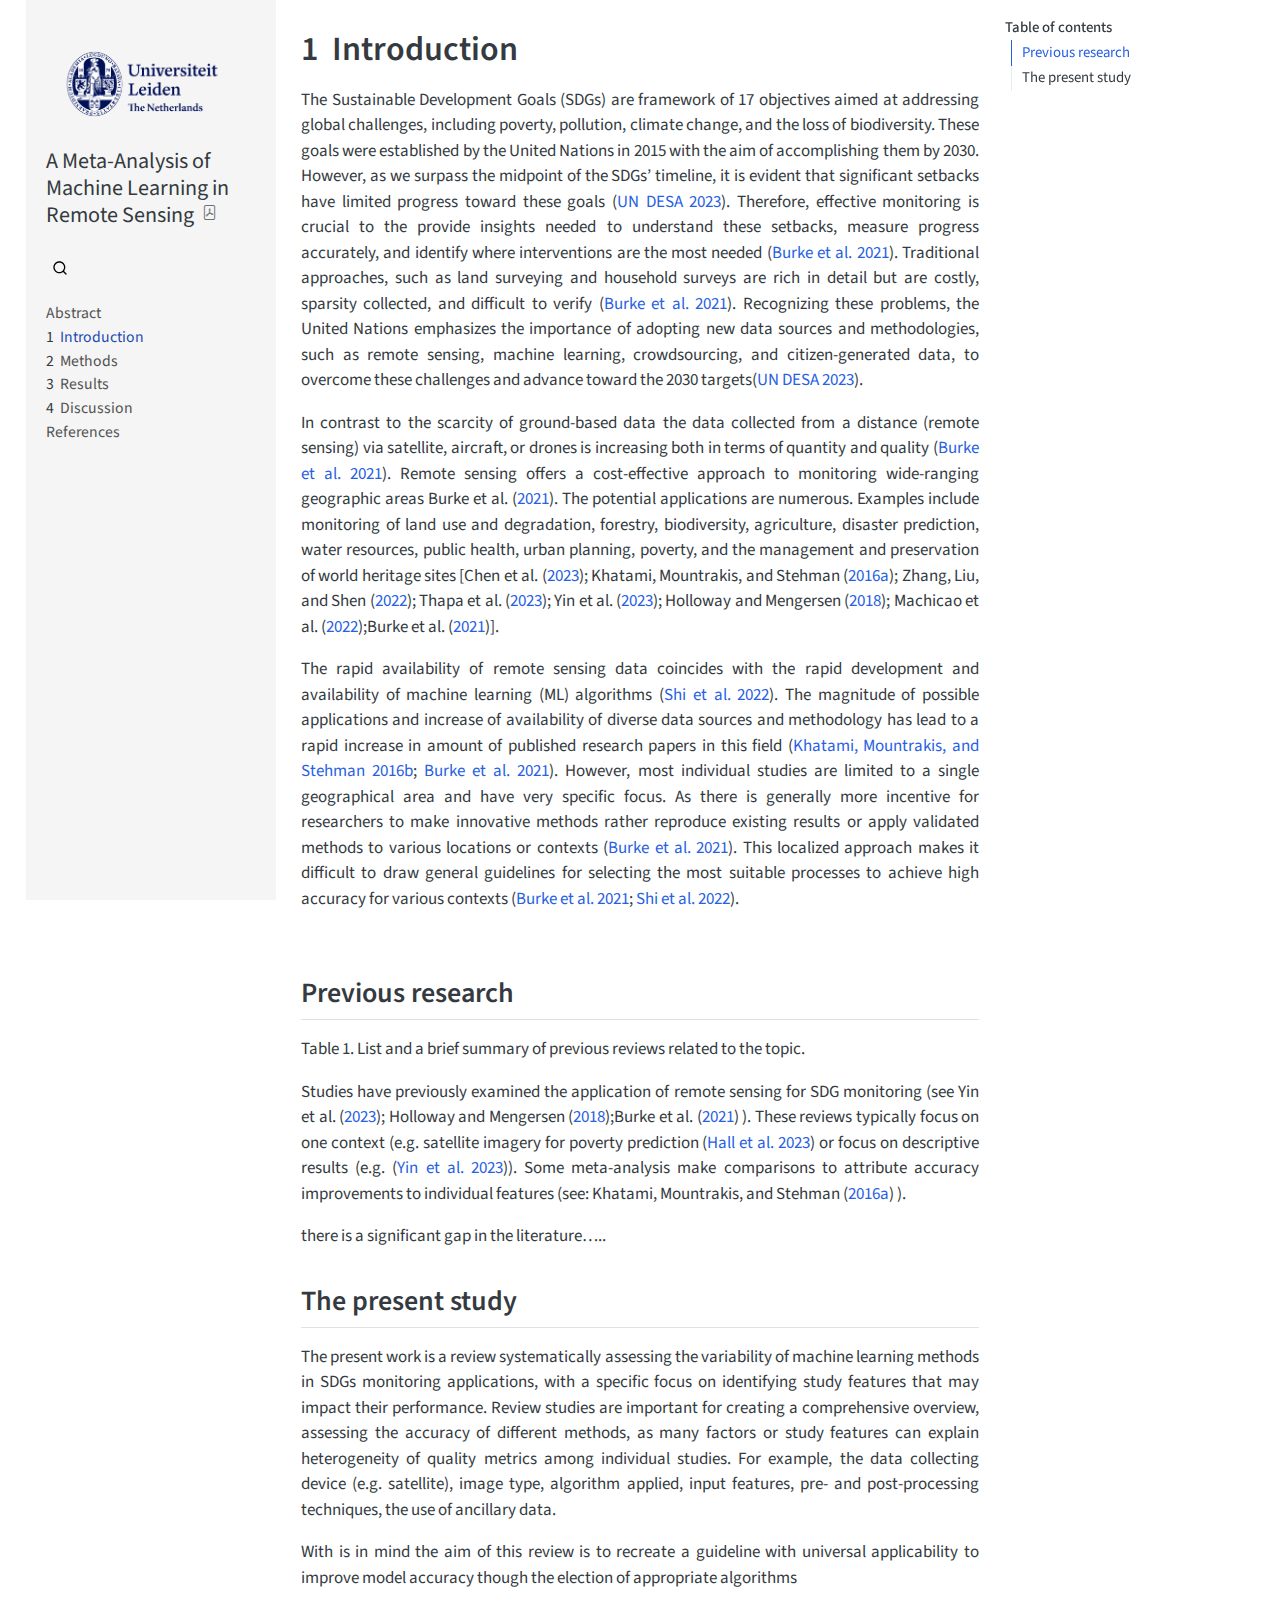
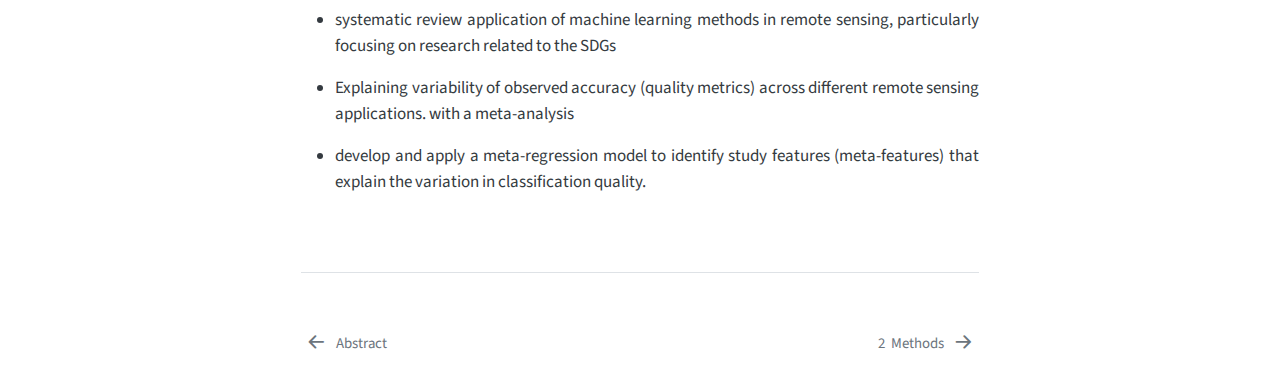
<file: docs/writing/intro.html>
<!DOCTYPE html>
<html xmlns="http://www.w3.org/1999/xhtml" lang="en" xml:lang="en"><head>

<meta charset="utf-8">
<meta name="generator" content="quarto-1.4.549">

<meta name="viewport" content="width=device-width, initial-scale=1.0, user-scalable=yes">


<title>A Meta-Analysis of Machine Learning in Remote Sensing - 1&nbsp; Introduction</title>
<style>
code{white-space: pre-wrap;}
span.smallcaps{font-variant: small-caps;}
div.columns{display: flex; gap: min(4vw, 1.5em);}
div.column{flex: auto; overflow-x: auto;}
div.hanging-indent{margin-left: 1.5em; text-indent: -1.5em;}
ul.task-list{list-style: none;}
ul.task-list li input[type="checkbox"] {
  width: 0.8em;
  margin: 0 0.8em 0.2em -1em; /* quarto-specific, see https://github.com/quarto-dev/quarto-cli/issues/4556 */ 
  vertical-align: middle;
}
/* CSS for citations */
div.csl-bib-body { }
div.csl-entry {
  clear: both;
  margin-bottom: 0em;
}
.hanging-indent div.csl-entry {
  margin-left:2em;
  text-indent:-2em;
}
div.csl-left-margin {
  min-width:2em;
  float:left;
}
div.csl-right-inline {
  margin-left:2em;
  padding-left:1em;
}
div.csl-indent {
  margin-left: 2em;
}</style>


<script src="../site_libs/quarto-nav/quarto-nav.js"></script>
<script src="../site_libs/quarto-nav/headroom.min.js"></script>
<script src="../site_libs/clipboard/clipboard.min.js"></script>
<script src="../site_libs/quarto-search/autocomplete.umd.js"></script>
<script src="../site_libs/quarto-search/fuse.min.js"></script>
<script src="../site_libs/quarto-search/quarto-search.js"></script>
<meta name="quarto:offset" content="../">
<link href="../methods.html" rel="next">
<link href="../index.html" rel="prev">
<script src="../site_libs/quarto-html/quarto.js"></script>
<script src="../site_libs/quarto-html/popper.min.js"></script>
<script src="../site_libs/quarto-html/tippy.umd.min.js"></script>
<script src="../site_libs/quarto-html/anchor.min.js"></script>
<link href="../site_libs/quarto-html/tippy.css" rel="stylesheet">
<link href="../site_libs/quarto-html/quarto-syntax-highlighting.css" rel="stylesheet" id="quarto-text-highlighting-styles">
<script src="../site_libs/bootstrap/bootstrap.min.js"></script>
<link href="../site_libs/bootstrap/bootstrap-icons.css" rel="stylesheet">
<link href="../site_libs/bootstrap/bootstrap.min.css" rel="stylesheet" id="quarto-bootstrap" data-mode="light">
<script id="quarto-search-options" type="application/json">{
  "location": "navbar",
  "copy-button": false,
  "collapse-after": 3,
  "panel-placement": "end",
  "type": "overlay",
  "limit": 50,
  "keyboard-shortcut": [
    "f",
    "/",
    "s"
  ],
  "language": {
    "search-no-results-text": "No results",
    "search-matching-documents-text": "matching documents",
    "search-copy-link-title": "Copy link to search",
    "search-hide-matches-text": "Hide additional matches",
    "search-more-match-text": "more match in this document",
    "search-more-matches-text": "more matches in this document",
    "search-clear-button-title": "Clear",
    "search-text-placeholder": "",
    "search-detached-cancel-button-title": "Cancel",
    "search-submit-button-title": "Submit",
    "search-label": "Search"
  }
}</script>


</head>

<body class="nav-sidebar floating">

<div id="quarto-search-results"></div>
  <header id="quarto-header" class="headroom fixed-top">
  <nav class="quarto-secondary-nav">
    <div class="container-fluid d-flex">
      <button type="button" class="quarto-btn-toggle btn" data-bs-toggle="collapse" data-bs-target=".quarto-sidebar-collapse-item" aria-controls="quarto-sidebar" aria-expanded="false" aria-label="Toggle sidebar navigation" onclick="if (window.quartoToggleHeadroom) { window.quartoToggleHeadroom(); }">
        <i class="bi bi-layout-text-sidebar-reverse"></i>
      </button>
        <nav class="quarto-page-breadcrumbs" aria-label="breadcrumb"><ol class="breadcrumb"><li class="breadcrumb-item"><a href="../writing/intro.html"><span class="chapter-number">1</span>&nbsp; <span class="chapter-title">Introduction</span></a></li></ol></nav>
        <a class="flex-grow-1" role="button" data-bs-toggle="collapse" data-bs-target=".quarto-sidebar-collapse-item" aria-controls="quarto-sidebar" aria-expanded="false" aria-label="Toggle sidebar navigation" onclick="if (window.quartoToggleHeadroom) { window.quartoToggleHeadroom(); }">      
        </a>
      <button type="button" class="btn quarto-search-button" aria-label="" onclick="window.quartoOpenSearch();">
        <i class="bi bi-search"></i>
      </button>
    </div>
  </nav>
</header>
<!-- content -->
<div id="quarto-content" class="quarto-container page-columns page-rows-contents page-layout-article">
<!-- sidebar -->
  <nav id="quarto-sidebar" class="sidebar collapse collapse-horizontal quarto-sidebar-collapse-item sidebar-navigation floating overflow-auto">
    <div class="pt-lg-2 mt-2 text-left sidebar-header sidebar-header-stacked">
      <a href="../index.html" class="sidebar-logo-link">
      <img src="../images/ul.logo.png" alt="" class="sidebar-logo py-0 d-lg-inline d-none">
      </a>
    <div class="sidebar-title mb-0 py-0">
      <a href="../">A Meta-Analysis of Machine Learning in Remote Sensing</a> 
        <div class="sidebar-tools-main">
    <a href="../leach.pdf" title="Download PDF" class="quarto-navigation-tool px-1" aria-label="Download PDF"><i class="bi bi-file-pdf"></i></a>
</div>
    </div>
      </div>
        <div class="mt-2 flex-shrink-0 align-items-center">
        <div class="sidebar-search">
        <div id="quarto-search" class="" title="Search"></div>
        </div>
        </div>
    <div class="sidebar-menu-container"> 
    <ul class="list-unstyled mt-1">
        <li class="sidebar-item">
  <div class="sidebar-item-container"> 
  <a href="../index.html" class="sidebar-item-text sidebar-link">
 <span class="menu-text">Abstract</span></a>
  </div>
</li>
        <li class="sidebar-item">
  <div class="sidebar-item-container"> 
  <a href="../writing/intro.html" class="sidebar-item-text sidebar-link active">
 <span class="menu-text"><span class="chapter-number">1</span>&nbsp; <span class="chapter-title">Introduction</span></span></a>
  </div>
</li>
        <li class="sidebar-item">
  <div class="sidebar-item-container"> 
  <a href="../methods.html" class="sidebar-item-text sidebar-link">
 <span class="menu-text"><span class="chapter-number">2</span>&nbsp; <span class="chapter-title">Methods</span></span></a>
  </div>
</li>
        <li class="sidebar-item">
  <div class="sidebar-item-container"> 
  <a href="../results.html" class="sidebar-item-text sidebar-link">
 <span class="menu-text"><span class="chapter-number">3</span>&nbsp; <span class="chapter-title">Results</span></span></a>
  </div>
</li>
        <li class="sidebar-item">
  <div class="sidebar-item-container"> 
  <a href="../writing/discussion.html" class="sidebar-item-text sidebar-link">
 <span class="menu-text"><span class="chapter-number">4</span>&nbsp; <span class="chapter-title">Discussion</span></span></a>
  </div>
</li>
        <li class="sidebar-item">
  <div class="sidebar-item-container"> 
  <a href="../references.html" class="sidebar-item-text sidebar-link">
 <span class="menu-text">References</span></a>
  </div>
</li>
    </ul>
    </div>
</nav>
<div id="quarto-sidebar-glass" class="quarto-sidebar-collapse-item" data-bs-toggle="collapse" data-bs-target=".quarto-sidebar-collapse-item"></div>
<!-- margin-sidebar -->
    <div id="quarto-margin-sidebar" class="sidebar margin-sidebar">
        <nav id="TOC" role="doc-toc" class="toc-active">
    <h2 id="toc-title">Table of contents</h2>
   
  <ul>
  <li><a href="#previous-research" id="toc-previous-research" class="nav-link active" data-scroll-target="#previous-research">Previous research</a></li>
  <li><a href="#the-present-study" id="toc-the-present-study" class="nav-link" data-scroll-target="#the-present-study">The present study</a></li>
  <li><a href="#section-1" id="toc-section-1" class="nav-link" data-scroll-target="#section-1"></a></li>
  </ul>
</nav>
    </div>
<!-- main -->
<main class="content" id="quarto-document-content">

<header id="title-block-header" class="quarto-title-block default">
<div class="quarto-title">
<h1 class="title"><span class="chapter-number">1</span>&nbsp; <span class="chapter-title">Introduction</span></h1>
</div>



<div class="quarto-title-meta">

    
  
    
  </div>
  


</header>


<div style="text-align: justify">
<p>The Sustainable Development Goals (SDGs) are framework of 17 objectives aimed at addressing global challenges, including poverty, pollution, climate change, and the loss of biodiversity. These goals were established by the United Nations in 2015 with the aim of accomplishing them by 2030. However, as we surpass the midpoint of the SDGs’ timeline, it is evident that significant setbacks have limited progress toward these goals <span class="citation" data-cites="un_desa_sustainable_2023">(<a href="../references.html#ref-un_desa_sustainable_2023" role="doc-biblioref">UN DESA 2023</a>)</span>. Therefore, effective monitoring is crucial to the provide insights needed to understand these setbacks, measure progress accurately, and identify where interventions are the most needed <span class="citation" data-cites="burke2021">(<a href="../references.html#ref-burke2021" role="doc-biblioref">Burke et al. 2021</a>)</span>. Traditional approaches, such as land surveying and household surveys are rich in detail but are costly, sparsity collected, and difficult to verify <span class="citation" data-cites="burke2021">(<a href="../references.html#ref-burke2021" role="doc-biblioref">Burke et al. 2021</a>)</span>. <span style="text-align: justify">Recognizing these problems, the United Nations emphasizes the importance of adopting new data sources and methodologies, such as remote sensing, machine learning, crowdsourcing, and citizen-generated data, to overcome these challenges and advance toward the 2030 targets<span class="citation" data-cites="un_desa_sustainable_2023">(<a href="../references.html#ref-un_desa_sustainable_2023" role="doc-biblioref">UN DESA 2023</a>)</span></span>.</p>
<p>In contrast to the scarcity of ground-based data the data collected from a distance (remote sensing) via satellite, aircraft, or drones is increasing both in terms of quantity and quality <span class="citation" data-cites="burke2021">(<a href="../references.html#ref-burke2021" role="doc-biblioref">Burke et al. 2021</a>)</span>. Remote sensing offers a cost-effective approach to monitoring wide-ranging geographic areas <span class="citation" data-cites="thapa_deep_2023">Burke et al. (<a href="../references.html#ref-burke2021" role="doc-biblioref">2021</a>)</span>. <span style="text-align: justify">The potential applications are numerous. Examples include monitoring of land use and degradation, forestry, biodiversity, agriculture, disaster prediction, water resources, public health, urban planning, poverty, and the management and preservation of world heritage sites [<span class="citation" data-cites="chen_bibliometric_2023">Chen et al. (<a href="../references.html#ref-chen_bibliometric_2023" role="doc-biblioref">2023</a>)</span>; <span class="citation" data-cites="khatami_meta-analysis_2016">Khatami, Mountrakis, and Stehman (<a href="../references.html#ref-khatami_meta-analysis_2016" role="doc-biblioref">2016a</a>)</span>; <span class="citation" data-cites="zhang_review_2022">Zhang, Liu, and Shen (<a href="../references.html#ref-zhang_review_2022" role="doc-biblioref">2022</a>)</span>; <span class="citation" data-cites="thapa_deep_2023">Thapa et al. (<a href="../references.html#ref-thapa_deep_2023" role="doc-biblioref">2023</a>)</span>; <span class="citation" data-cites="yin_review_2023">Yin et al. (<a href="../references.html#ref-yin_review_2023" role="doc-biblioref">2023</a>)</span>; <span class="citation" data-cites="holloway_statistical_2018">Holloway and Mengersen (<a href="../references.html#ref-holloway_statistical_2018" role="doc-biblioref">2018</a>)</span>; <span class="citation" data-cites="machicao_mitigation_2022">Machicao et al. (<a href="../references.html#ref-machicao_mitigation_2022" role="doc-biblioref">2022</a>)</span>;</span><span class="citation" data-cites="burke2021">Burke et al. (<a href="../references.html#ref-burke2021" role="doc-biblioref">2021</a>)</span>]<span style="text-align: justify">.</span></p>
<p>The rapid availability of remote sensing data coincides with the rapid development and availability of machine learning (ML) algorithms <span class="citation" data-cites="shi2022">(<a href="../references.html#ref-shi2022" role="doc-biblioref">Shi et al. 2022</a>)</span>. <span style="text-align: justify">The magnitude of possible applications</span> and increase of availability of <span style="text-align: justify">diverse data sources</span> and methodology has lead to a rapid increase in amount of published research papers in this field <span class="citation" data-cites="khatami2016 burke2021">(<a href="../references.html#ref-khatami2016" role="doc-biblioref">Khatami, Mountrakis, and Stehman 2016b</a>; <a href="../references.html#ref-burke2021" role="doc-biblioref">Burke et al. 2021</a>)</span>. However, most individual studies are limited to a single geographical area and have very specific focus. As there is generally more incentive for researchers to make innovative methods rather reproduce existing results or apply validated methods to various locations or contexts <span class="citation" data-cites="burke2021">(<a href="../references.html#ref-burke2021" role="doc-biblioref">Burke et al. 2021</a>)</span>. This localized approach makes it difficult to draw general guidelines for selecting the most suitable processes to achieve high accuracy for various contexts <span class="citation" data-cites="burke2021 shi2022">(<a href="../references.html#ref-burke2021" role="doc-biblioref">Burke et al. 2021</a>; <a href="../references.html#ref-shi2022" role="doc-biblioref">Shi et al. 2022</a>)</span>.</p>
<section id="section" class="level3">
<h3 class="anchored" data-anchor-id="section"></h3>
</section>
</div>
<section id="previous-research" class="level2">
<h2 class="anchored" data-anchor-id="previous-research">Previous research</h2>
<p>Table 1. List and a brief summary of previous reviews related to the topic.</p>
<div style="text-align: justify">
<p><span style="text-align: justify">Studies have previously examined the application of remote sensing for SDG monitoring (see <span class="citation" data-cites="yin_review_2023">Yin et al. (<a href="../references.html#ref-yin_review_2023" role="doc-biblioref">2023</a>)</span>; <span class="citation" data-cites="holloway_statistical_2018">Holloway and Mengersen (<a href="../references.html#ref-holloway_statistical_2018" role="doc-biblioref">2018</a>)</span>;</span><span class="citation" data-cites="burke2021">Burke et al. (<a href="../references.html#ref-burke2021" role="doc-biblioref">2021</a>)</span> ). These reviews typically focus on one context (e.g.&nbsp;satellite imagery for poverty prediction <span class="citation" data-cites="hall2023a">(<a href="../references.html#ref-hall2023a" role="doc-biblioref">Hall et al. 2023</a>)</span> or focus on descriptive results (e.g. <span class="citation" data-cites="yin_review_2023">(<a href="../references.html#ref-yin_review_2023" role="doc-biblioref">Yin et al. 2023</a>)</span>). Some meta-analysis make comparisons to attribute accuracy improvements to individual features (see: <span class="citation" data-cites="khatami_meta-analysis_2016">Khatami, Mountrakis, and Stehman (<a href="../references.html#ref-khatami_meta-analysis_2016" role="doc-biblioref">2016a</a>)</span> ).</p>
<p>there is a significant gap in the literature…..</p>
</div>
</section>
<section id="the-present-study" class="level2">
<h2 class="anchored" data-anchor-id="the-present-study">The present study</h2>
<div style="text-align: justify">
<p>The present work is a review systematically assessing the variability of machine learning methods in SDGs monitoring applications, with a specific focus on identifying study features that may impact their performance. Review studies are important for creating a comprehensive overview, assessing the accuracy of different methods, as many factors or study features can explain heterogeneity of quality metrics among individual studies. For example, the data collecting device (e.g.&nbsp;satellite), image type, algorithm applied, input features, pre- and post-processing techniques, the use of ancillary data.</p>
<p>With is in mind the aim of this review is to recreate a guideline with universal applicability to improve model accuracy though the election of appropriate algorithms</p>
<ul>
<li><p>systematic review application of machine learning methods in remote sensing, particularly focusing on research related to the SDGs</p></li>
<li><p>Explaining <span style="text-align: justify">variability of</span> observed accuracy (quality metrics) across different remote sensing applications. with a meta-analysis</p></li>
<li><p>develop and apply a meta-regression model to identify study features (meta-features) that explain the variation in classification quality.</p></li>
</ul>
</div>
</section>
<section id="section-1" class="level2">
<h2 class="anchored" data-anchor-id="section-1"></h2>


<div id="refs" class="references csl-bib-body hanging-indent" data-entry-spacing="0" role="list" style="display: none">
<div id="ref-burke2021" class="csl-entry" role="listitem">
Burke, Marshall, Anne Driscoll, David B. Lobell, and Stefano Ermon. 2021. <span>“Using Satellite Imagery to Understand and Promote Sustainable Development.”</span> <em>Science</em> 371 (6535): eabe8628. <a href="https://doi.org/10.1126/science.abe8628">https://doi.org/10.1126/science.abe8628</a>.
</div>
<div id="ref-chen_bibliometric_2023" class="csl-entry" role="listitem">
Chen, Guolong, Ruixia Yang, Xiangli Zhao, Lanyi Li, Lei Luo, and Honghao Liu. 2023. <span>“Bibliometric <span>Analysis</span> of <span>Spatial</span> <span>Technology</span> for <span>World</span> <span>Heritage</span>: <span>Application</span>, <span>Trend</span> and <span>Potential</span> <span>Paths</span>.”</span> <em>Remote Sensing</em> 15 (19): 4695. <a href="https://doi.org/10.3390/rs15194695">https://doi.org/10.3390/rs15194695</a>.
</div>
<div id="ref-hall2023a" class="csl-entry" role="listitem">
Hall, Ola, Francis Dompae, Ibrahim Wahab, and Fred Mawunyo Dzanku. 2023. <span>“A Review of Machine Learning and Satellite Imagery for Poverty Prediction: Implications for Development Research and Applications.”</span> <em>Journal of International Development</em> 35 (7): 1753–68. <a href="https://doi.org/10.1002/jid.3751">https://doi.org/10.1002/jid.3751</a>.
</div>
<div id="ref-holloway_statistical_2018" class="csl-entry" role="listitem">
Holloway, Jacinta, and Kerrie Mengersen. 2018. <span>“Statistical <span>Machine</span> <span>Learning</span> <span>Methods</span> and <span>Remote</span> <span>Sensing</span> for <span>Sustainable</span> <span>Development</span> <span>Goals</span>: <span>A</span> <span>Review</span>.”</span> <em>Remote Sensing</em> 10 (9): 1365. <a href="https://doi.org/10.3390/rs10091365">https://doi.org/10.3390/rs10091365</a>.
</div>
<div id="ref-khatami_meta-analysis_2016" class="csl-entry" role="listitem">
Khatami, Reza, Giorgos Mountrakis, and Stephen V. Stehman. 2016a. <span>“A Meta-Analysis of Remote Sensing Research on Supervised Pixel-Based Land-Cover Image Classification Processes: <span>General</span> Guidelines for Practitioners and Future Research.”</span> <em>Remote Sensing of Environment</em> 177 (May): 89–100. <a href="https://doi.org/10.1016/j.rse.2016.02.028">https://doi.org/10.1016/j.rse.2016.02.028</a>.
</div>
<div id="ref-khatami2016" class="csl-entry" role="listitem">
———. 2016b. <span>“A Meta-Analysis of Remote Sensing Research on Supervised Pixel-Based Land-Cover Image Classification Processes: General Guidelines for Practitioners and Future Research.”</span> <em>Remote Sensing of Environment</em> 177 (May): 89–100. <a href="https://doi.org/10.1016/j.rse.2016.02.028">https://doi.org/10.1016/j.rse.2016.02.028</a>.
</div>
<div id="ref-machicao_mitigation_2022" class="csl-entry" role="listitem">
Machicao, J., A. Ben Abbes, L. Meneguzzi, P. L. P. Corrêa, A. Specht, R. David, G. Subsol, et al. 2022. <span>“Mitigation <span>Strategies</span> to <span>Improve</span> <span>Reproducibility</span> of <span>Poverty</span> <span>Estimations</span> <span>From</span> <span>Remote</span> <span>Sensing</span> <span>Images</span> <span>Using</span> <span>Deep</span> <span>Learning</span>.”</span> <em>Earth and Space Science</em> 9 (8): e2022EA002379. <a href="https://doi.org/10.1029/2022EA002379">https://doi.org/10.1029/2022EA002379</a>.
</div>
<div id="ref-shi2022" class="csl-entry" role="listitem">
Shi, Haiyang, Geping Luo, Olaf Hellwich, Mingjuan Xie, Chen Zhang, Yu Zhang, Yuangang Wang, et al. 2022. <span>“Variability and Uncertainty in Flux-Site-Scale Net Ecosystem Exchange Simulations Based on Machine Learning and Remote Sensing: A Systematic Evaluation.”</span> <em>Biogeosciences</em> 19 (16): 3739–56. <a href="https://doi.org/10.5194/bg-19-3739-2022">https://doi.org/10.5194/bg-19-3739-2022</a>.
</div>
<div id="ref-thapa_deep_2023" class="csl-entry" role="listitem">
Thapa, Aakash, Teerayut Horanont, Bipul Neupane, and Jagannath Aryal. 2023. <span>“Deep <span>Learning</span> for <span>Remote</span> <span>Sensing</span> <span>Image</span> <span>Scene</span> <span>Classification</span>: <span>A</span> <span>Review</span> and <span>Meta</span>-<span>Analysis</span>.”</span> <em>Remote Sensing</em> 15 (19): 4804. <a href="https://doi.org/10.3390/rs15194804">https://doi.org/10.3390/rs15194804</a>.
</div>
<div id="ref-un_desa_sustainable_2023" class="csl-entry" role="listitem">
UN DESA. 2023. <em>The <span>Sustainable</span> <span>Development</span> <span>Goals</span> <span>Report</span> 2023: <span>Special</span> <span>Edition</span></em>. The <span>Sustainable</span> <span>Development</span> <span>Goals</span> <span>Report</span>. United Nations. <a href="https://doi.org/10.18356/9789210024914">https://doi.org/10.18356/9789210024914</a>.
</div>
<div id="ref-yin_review_2023" class="csl-entry" role="listitem">
Yin, Chun, Ningyezi Peng, Yuchen Li, Yuanyuan Shi, Shujuan Yang, and Peng Jia. 2023. <span>“A Review on Street View Observations in Support of the Sustainable Development Goals.”</span> <em>International Journal of Applied Earth Observation and Geoinformation</em> 117 (March): 103205. <a href="https://doi.org/10.1016/j.jag.2023.103205">https://doi.org/10.1016/j.jag.2023.103205</a>.
</div>
<div id="ref-zhang_review_2022" class="csl-entry" role="listitem">
Zhang, Yuzhen, Jingjing Liu, and Wenjuan Shen. 2022. <span>“A <span>Review</span> of <span>Ensemble</span> <span>Learning</span> <span>Algorithms</span> <span>Used</span> in <span>Remote</span> <span>Sensing</span> <span>Applications</span>.”</span> <em>Applied Sciences</em> 12 (17): 8654. <a href="https://doi.org/10.3390/app12178654">https://doi.org/10.3390/app12178654</a>.
</div>
</div>
</section>

</main> <!-- /main -->
<script id="quarto-html-after-body" type="application/javascript">
window.document.addEventListener("DOMContentLoaded", function (event) {
  const toggleBodyColorMode = (bsSheetEl) => {
    const mode = bsSheetEl.getAttribute("data-mode");
    const bodyEl = window.document.querySelector("body");
    if (mode === "dark") {
      bodyEl.classList.add("quarto-dark");
      bodyEl.classList.remove("quarto-light");
    } else {
      bodyEl.classList.add("quarto-light");
      bodyEl.classList.remove("quarto-dark");
    }
  }
  const toggleBodyColorPrimary = () => {
    const bsSheetEl = window.document.querySelector("link#quarto-bootstrap");
    if (bsSheetEl) {
      toggleBodyColorMode(bsSheetEl);
    }
  }
  toggleBodyColorPrimary();  
  const icon = "";
  const anchorJS = new window.AnchorJS();
  anchorJS.options = {
    placement: 'right',
    icon: icon
  };
  anchorJS.add('.anchored');
  const isCodeAnnotation = (el) => {
    for (const clz of el.classList) {
      if (clz.startsWith('code-annotation-')) {                     
        return true;
      }
    }
    return false;
  }
  const clipboard = new window.ClipboardJS('.code-copy-button', {
    text: function(trigger) {
      const codeEl = trigger.previousElementSibling.cloneNode(true);
      for (const childEl of codeEl.children) {
        if (isCodeAnnotation(childEl)) {
          childEl.remove();
        }
      }
      return codeEl.innerText;
    }
  });
  clipboard.on('success', function(e) {
    // button target
    const button = e.trigger;
    // don't keep focus
    button.blur();
    // flash "checked"
    button.classList.add('code-copy-button-checked');
    var currentTitle = button.getAttribute("title");
    button.setAttribute("title", "Copied!");
    let tooltip;
    if (window.bootstrap) {
      button.setAttribute("data-bs-toggle", "tooltip");
      button.setAttribute("data-bs-placement", "left");
      button.setAttribute("data-bs-title", "Copied!");
      tooltip = new bootstrap.Tooltip(button, 
        { trigger: "manual", 
          customClass: "code-copy-button-tooltip",
          offset: [0, -8]});
      tooltip.show();    
    }
    setTimeout(function() {
      if (tooltip) {
        tooltip.hide();
        button.removeAttribute("data-bs-title");
        button.removeAttribute("data-bs-toggle");
        button.removeAttribute("data-bs-placement");
      }
      button.setAttribute("title", currentTitle);
      button.classList.remove('code-copy-button-checked');
    }, 1000);
    // clear code selection
    e.clearSelection();
  });
  function tippyHover(el, contentFn, onTriggerFn, onUntriggerFn) {
    const config = {
      allowHTML: true,
      maxWidth: 500,
      delay: 100,
      arrow: false,
      appendTo: function(el) {
          return el.parentElement;
      },
      interactive: true,
      interactiveBorder: 10,
      theme: 'quarto',
      placement: 'bottom-start',
    };
    if (contentFn) {
      config.content = contentFn;
    }
    if (onTriggerFn) {
      config.onTrigger = onTriggerFn;
    }
    if (onUntriggerFn) {
      config.onUntrigger = onUntriggerFn;
    }
    window.tippy(el, config); 
  }
  const noterefs = window.document.querySelectorAll('a[role="doc-noteref"]');
  for (var i=0; i<noterefs.length; i++) {
    const ref = noterefs[i];
    tippyHover(ref, function() {
      // use id or data attribute instead here
      let href = ref.getAttribute('data-footnote-href') || ref.getAttribute('href');
      try { href = new URL(href).hash; } catch {}
      const id = href.replace(/^#\/?/, "");
      const note = window.document.getElementById(id);
      return note.innerHTML;
    });
  }
  const xrefs = window.document.querySelectorAll('a.quarto-xref');
  const processXRef = (id, note) => {
    // Strip column container classes
    const stripColumnClz = (el) => {
      el.classList.remove("page-full", "page-columns");
      if (el.children) {
        for (const child of el.children) {
          stripColumnClz(child);
        }
      }
    }
    stripColumnClz(note)
    if (id === null || id.startsWith('sec-')) {
      // Special case sections, only their first couple elements
      const container = document.createElement("div");
      if (note.children && note.children.length > 2) {
        container.appendChild(note.children[0].cloneNode(true));
        for (let i = 1; i < note.children.length; i++) {
          const child = note.children[i];
          if (child.tagName === "P" && child.innerText === "") {
            continue;
          } else {
            container.appendChild(child.cloneNode(true));
            break;
          }
        }
        if (window.Quarto?.typesetMath) {
          window.Quarto.typesetMath(container);
        }
        return container.innerHTML
      } else {
        if (window.Quarto?.typesetMath) {
          window.Quarto.typesetMath(note);
        }
        return note.innerHTML;
      }
    } else {
      // Remove any anchor links if they are present
      const anchorLink = note.querySelector('a.anchorjs-link');
      if (anchorLink) {
        anchorLink.remove();
      }
      if (window.Quarto?.typesetMath) {
        window.Quarto.typesetMath(note);
      }
      // TODO in 1.5, we should make sure this works without a callout special case
      if (note.classList.contains("callout")) {
        return note.outerHTML;
      } else {
        return note.innerHTML;
      }
    }
  }
  for (var i=0; i<xrefs.length; i++) {
    const xref = xrefs[i];
    tippyHover(xref, undefined, function(instance) {
      instance.disable();
      let url = xref.getAttribute('href');
      let hash = undefined; 
      if (url.startsWith('#')) {
        hash = url;
      } else {
        try { hash = new URL(url).hash; } catch {}
      }
      if (hash) {
        const id = hash.replace(/^#\/?/, "");
        const note = window.document.getElementById(id);
        if (note !== null) {
          try {
            const html = processXRef(id, note.cloneNode(true));
            instance.setContent(html);
          } finally {
            instance.enable();
            instance.show();
          }
        } else {
          // See if we can fetch this
          fetch(url.split('#')[0])
          .then(res => res.text())
          .then(html => {
            const parser = new DOMParser();
            const htmlDoc = parser.parseFromString(html, "text/html");
            const note = htmlDoc.getElementById(id);
            if (note !== null) {
              const html = processXRef(id, note);
              instance.setContent(html);
            } 
          }).finally(() => {
            instance.enable();
            instance.show();
          });
        }
      } else {
        // See if we can fetch a full url (with no hash to target)
        // This is a special case and we should probably do some content thinning / targeting
        fetch(url)
        .then(res => res.text())
        .then(html => {
          const parser = new DOMParser();
          const htmlDoc = parser.parseFromString(html, "text/html");
          const note = htmlDoc.querySelector('main.content');
          if (note !== null) {
            // This should only happen for chapter cross references
            // (since there is no id in the URL)
            // remove the first header
            if (note.children.length > 0 && note.children[0].tagName === "HEADER") {
              note.children[0].remove();
            }
            const html = processXRef(null, note);
            instance.setContent(html);
          } 
        }).finally(() => {
          instance.enable();
          instance.show();
        });
      }
    }, function(instance) {
    });
  }
      let selectedAnnoteEl;
      const selectorForAnnotation = ( cell, annotation) => {
        let cellAttr = 'data-code-cell="' + cell + '"';
        let lineAttr = 'data-code-annotation="' +  annotation + '"';
        const selector = 'span[' + cellAttr + '][' + lineAttr + ']';
        return selector;
      }
      const selectCodeLines = (annoteEl) => {
        const doc = window.document;
        const targetCell = annoteEl.getAttribute("data-target-cell");
        const targetAnnotation = annoteEl.getAttribute("data-target-annotation");
        const annoteSpan = window.document.querySelector(selectorForAnnotation(targetCell, targetAnnotation));
        const lines = annoteSpan.getAttribute("data-code-lines").split(",");
        const lineIds = lines.map((line) => {
          return targetCell + "-" + line;
        })
        let top = null;
        let height = null;
        let parent = null;
        if (lineIds.length > 0) {
            //compute the position of the single el (top and bottom and make a div)
            const el = window.document.getElementById(lineIds[0]);
            top = el.offsetTop;
            height = el.offsetHeight;
            parent = el.parentElement.parentElement;
          if (lineIds.length > 1) {
            const lastEl = window.document.getElementById(lineIds[lineIds.length - 1]);
            const bottom = lastEl.offsetTop + lastEl.offsetHeight;
            height = bottom - top;
          }
          if (top !== null && height !== null && parent !== null) {
            // cook up a div (if necessary) and position it 
            let div = window.document.getElementById("code-annotation-line-highlight");
            if (div === null) {
              div = window.document.createElement("div");
              div.setAttribute("id", "code-annotation-line-highlight");
              div.style.position = 'absolute';
              parent.appendChild(div);
            }
            div.style.top = top - 2 + "px";
            div.style.height = height + 4 + "px";
            div.style.left = 0;
            let gutterDiv = window.document.getElementById("code-annotation-line-highlight-gutter");
            if (gutterDiv === null) {
              gutterDiv = window.document.createElement("div");
              gutterDiv.setAttribute("id", "code-annotation-line-highlight-gutter");
              gutterDiv.style.position = 'absolute';
              const codeCell = window.document.getElementById(targetCell);
              const gutter = codeCell.querySelector('.code-annotation-gutter');
              gutter.appendChild(gutterDiv);
            }
            gutterDiv.style.top = top - 2 + "px";
            gutterDiv.style.height = height + 4 + "px";
          }
          selectedAnnoteEl = annoteEl;
        }
      };
      const unselectCodeLines = () => {
        const elementsIds = ["code-annotation-line-highlight", "code-annotation-line-highlight-gutter"];
        elementsIds.forEach((elId) => {
          const div = window.document.getElementById(elId);
          if (div) {
            div.remove();
          }
        });
        selectedAnnoteEl = undefined;
      };
        // Handle positioning of the toggle
    window.addEventListener(
      "resize",
      throttle(() => {
        elRect = undefined;
        if (selectedAnnoteEl) {
          selectCodeLines(selectedAnnoteEl);
        }
      }, 10)
    );
    function throttle(fn, ms) {
    let throttle = false;
    let timer;
      return (...args) => {
        if(!throttle) { // first call gets through
            fn.apply(this, args);
            throttle = true;
        } else { // all the others get throttled
            if(timer) clearTimeout(timer); // cancel #2
            timer = setTimeout(() => {
              fn.apply(this, args);
              timer = throttle = false;
            }, ms);
        }
      };
    }
      // Attach click handler to the DT
      const annoteDls = window.document.querySelectorAll('dt[data-target-cell]');
      for (const annoteDlNode of annoteDls) {
        annoteDlNode.addEventListener('click', (event) => {
          const clickedEl = event.target;
          if (clickedEl !== selectedAnnoteEl) {
            unselectCodeLines();
            const activeEl = window.document.querySelector('dt[data-target-cell].code-annotation-active');
            if (activeEl) {
              activeEl.classList.remove('code-annotation-active');
            }
            selectCodeLines(clickedEl);
            clickedEl.classList.add('code-annotation-active');
          } else {
            // Unselect the line
            unselectCodeLines();
            clickedEl.classList.remove('code-annotation-active');
          }
        });
      }
  const findCites = (el) => {
    const parentEl = el.parentElement;
    if (parentEl) {
      const cites = parentEl.dataset.cites;
      if (cites) {
        return {
          el,
          cites: cites.split(' ')
        };
      } else {
        return findCites(el.parentElement)
      }
    } else {
      return undefined;
    }
  };
  var bibliorefs = window.document.querySelectorAll('a[role="doc-biblioref"]');
  for (var i=0; i<bibliorefs.length; i++) {
    const ref = bibliorefs[i];
    const citeInfo = findCites(ref);
    if (citeInfo) {
      tippyHover(citeInfo.el, function() {
        var popup = window.document.createElement('div');
        citeInfo.cites.forEach(function(cite) {
          var citeDiv = window.document.createElement('div');
          citeDiv.classList.add('hanging-indent');
          citeDiv.classList.add('csl-entry');
          var biblioDiv = window.document.getElementById('ref-' + cite);
          if (biblioDiv) {
            citeDiv.innerHTML = biblioDiv.innerHTML;
          }
          popup.appendChild(citeDiv);
        });
        return popup.innerHTML;
      });
    }
  }
});
</script>
<nav class="page-navigation">
  <div class="nav-page nav-page-previous">
      <a href="../index.html" class="pagination-link  aria-label=" abstract"="">
        <i class="bi bi-arrow-left-short"></i> <span class="nav-page-text">Abstract</span>
      </a>          
  </div>
  <div class="nav-page nav-page-next">
      <a href="../methods.html" class="pagination-link" aria-label="<span class='chapter-number'>2</span>&nbsp; <span class='chapter-title'>Methods</span>">
        <span class="nav-page-text"><span class="chapter-number">2</span>&nbsp; <span class="chapter-title">Methods</span></span> <i class="bi bi-arrow-right-short"></i>
      </a>
  </div>
</nav>
</div> <!-- /content -->




</body></html>
</file>
<file: docs/site_libs/quarto-html/tippy.css>
.tippy-box[data-animation=fade][data-state=hidden]{opacity:0}[data-tippy-root]{max-width:calc(100vw - 10px)}.tippy-box{position:relative;background-color:#333;color:#fff;border-radius:4px;font-size:14px;line-height:1.4;white-space:normal;outline:0;transition-property:transform,visibility,opacity}.tippy-box[data-placement^=top]>.tippy-arrow{bottom:0}.tippy-box[data-placement^=top]>.tippy-arrow:before{bottom:-7px;left:0;border-width:8px 8px 0;border-top-color:initial;transform-origin:center top}.tippy-box[data-placement^=bottom]>.tippy-arrow{top:0}.tippy-box[data-placement^=bottom]>.tippy-arrow:before{top:-7px;left:0;border-width:0 8px 8px;border-bottom-color:initial;transform-origin:center bottom}.tippy-box[data-placement^=left]>.tippy-arrow{right:0}.tippy-box[data-placement^=left]>.tippy-arrow:before{border-width:8px 0 8px 8px;border-left-color:initial;right:-7px;transform-origin:center left}.tippy-box[data-placement^=right]>.tippy-arrow{left:0}.tippy-box[data-placement^=right]>.tippy-arrow:before{left:-7px;border-width:8px 8px 8px 0;border-right-color:initial;transform-origin:center right}.tippy-box[data-inertia][data-state=visible]{transition-timing-function:cubic-bezier(.54,1.5,.38,1.11)}.tippy-arrow{width:16px;height:16px;color:#333}.tippy-arrow:before{content:"";position:absolute;border-color:transparent;border-style:solid}.tippy-content{position:relative;padding:5px 9px;z-index:1}
</file>
<file: docs/site_libs/quarto-html/quarto-syntax-highlighting.css>
/* quarto syntax highlight colors */
:root {
  --quarto-hl-ot-color: #003B4F;
  --quarto-hl-at-color: #657422;
  --quarto-hl-ss-color: #20794D;
  --quarto-hl-an-color: #5E5E5E;
  --quarto-hl-fu-color: #4758AB;
  --quarto-hl-st-color: #20794D;
  --quarto-hl-cf-color: #003B4F;
  --quarto-hl-op-color: #5E5E5E;
  --quarto-hl-er-color: #AD0000;
  --quarto-hl-bn-color: #AD0000;
  --quarto-hl-al-color: #AD0000;
  --quarto-hl-va-color: #111111;
  --quarto-hl-bu-color: inherit;
  --quarto-hl-ex-color: inherit;
  --quarto-hl-pp-color: #AD0000;
  --quarto-hl-in-color: #5E5E5E;
  --quarto-hl-vs-color: #20794D;
  --quarto-hl-wa-color: #5E5E5E;
  --quarto-hl-do-color: #5E5E5E;
  --quarto-hl-im-color: #00769E;
  --quarto-hl-ch-color: #20794D;
  --quarto-hl-dt-color: #AD0000;
  --quarto-hl-fl-color: #AD0000;
  --quarto-hl-co-color: #5E5E5E;
  --quarto-hl-cv-color: #5E5E5E;
  --quarto-hl-cn-color: #8f5902;
  --quarto-hl-sc-color: #5E5E5E;
  --quarto-hl-dv-color: #AD0000;
  --quarto-hl-kw-color: #003B4F;
}

/* other quarto variables */
:root {
  --quarto-font-monospace: SFMono-Regular, Menlo, Monaco, Consolas, "Liberation Mono", "Courier New", monospace;
}

pre > code.sourceCode > span {
  color: #003B4F;
}

code span {
  color: #003B4F;
}

code.sourceCode > span {
  color: #003B4F;
}

div.sourceCode,
div.sourceCode pre.sourceCode {
  color: #003B4F;
}

code span.ot {
  color: #003B4F;
  font-style: inherit;
}

code span.at {
  color: #657422;
  font-style: inherit;
}

code span.ss {
  color: #20794D;
  font-style: inherit;
}

code span.an {
  color: #5E5E5E;
  font-style: inherit;
}

code span.fu {
  color: #4758AB;
  font-style: inherit;
}

code span.st {
  color: #20794D;
  font-style: inherit;
}

code span.cf {
  color: #003B4F;
  font-style: inherit;
}

code span.op {
  color: #5E5E5E;
  font-style: inherit;
}

code span.er {
  color: #AD0000;
  font-style: inherit;
}

code span.bn {
  color: #AD0000;
  font-style: inherit;
}

code span.al {
  color: #AD0000;
  font-style: inherit;
}

code span.va {
  color: #111111;
  font-style: inherit;
}

code span.bu {
  font-style: inherit;
}

code span.ex {
  font-style: inherit;
}

code span.pp {
  color: #AD0000;
  font-style: inherit;
}

code span.in {
  color: #5E5E5E;
  font-style: inherit;
}

code span.vs {
  color: #20794D;
  font-style: inherit;
}

code span.wa {
  color: #5E5E5E;
  font-style: italic;
}

code span.do {
  color: #5E5E5E;
  font-style: italic;
}

code span.im {
  color: #00769E;
  font-style: inherit;
}

code span.ch {
  color: #20794D;
  font-style: inherit;
}

code span.dt {
  color: #AD0000;
  font-style: inherit;
}

code span.fl {
  color: #AD0000;
  font-style: inherit;
}

code span.co {
  color: #5E5E5E;
  font-style: inherit;
}

code span.cv {
  color: #5E5E5E;
  font-style: italic;
}

code span.cn {
  color: #8f5902;
  font-style: inherit;
}

code span.sc {
  color: #5E5E5E;
  font-style: inherit;
}

code span.dv {
  color: #AD0000;
  font-style: inherit;
}

code span.kw {
  color: #003B4F;
  font-style: inherit;
}

.prevent-inlining {
  content: "</";
}

/*# sourceMappingURL=debc5d5d77c3f9108843748ff7464032.css.map */
</file>
